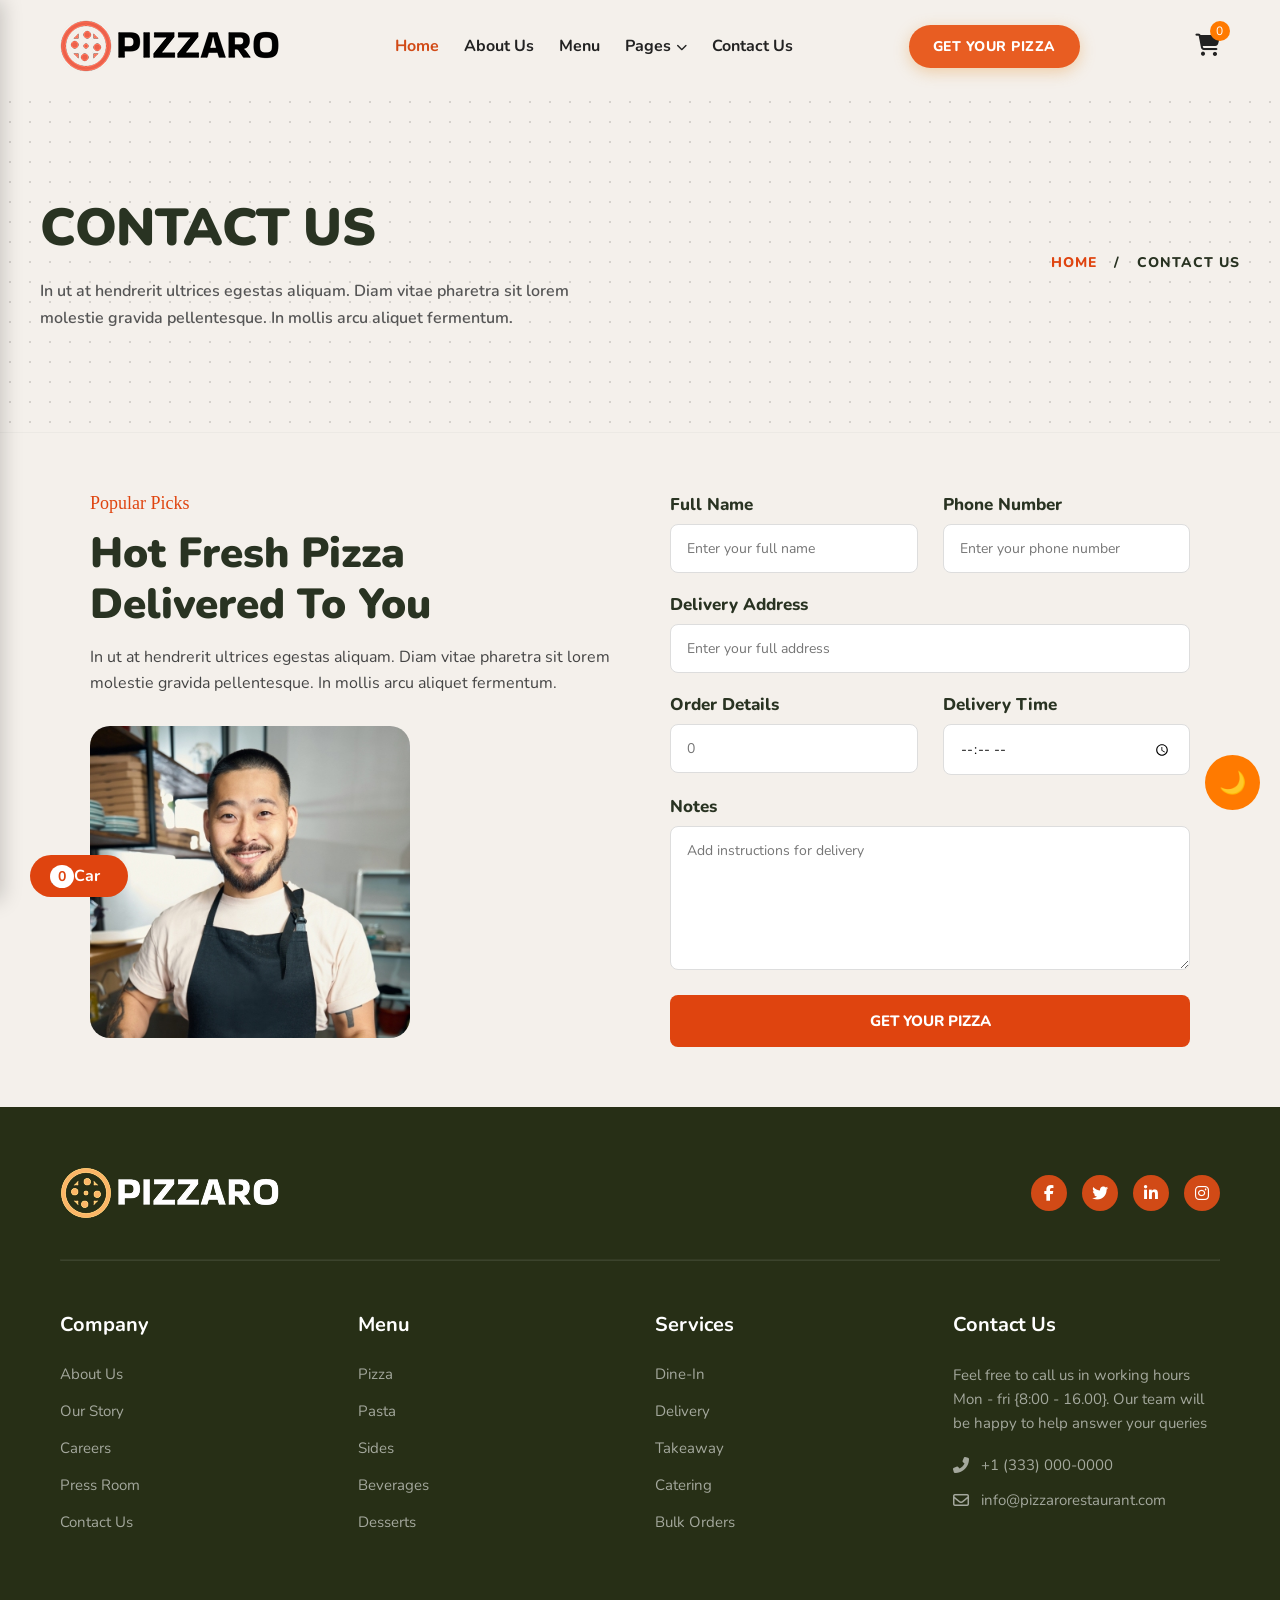
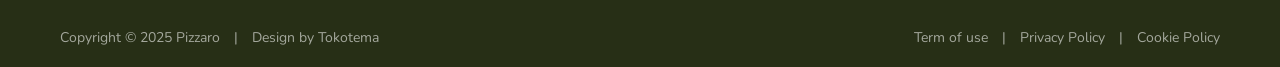
<file: contact us.html>
<!DOCTYPE html>
<html lang="en">
<head>
    <meta charset="UTF-8">
    <meta name="viewport" content="width=device-width, initial-scale=1.0">
    <title>Pizzaro </title>
    <!-- استدعاء خطوط FontAwesome للأيقونات -->
     <link href="https://fonts.googleapis.com/css2?family=Nunito:wght@400;600;700;800&display=swap" rel="stylesheet">
    <link rel="stylesheet" href="assets/CSS/all.min.css">
    <link rel="stylesheet" href="assets/CSS/style.css">
    <link rel="stylesheet" href="assets/CSS/Delivery.css">
    <link rel="stylesheet" href="assets/CSS/menu.css">
     <link rel="stylesheet" href="assets/CSS/contact us.css">
</head>
<body>
  <!-- Start Section navbar  -->
    <header class="header">
        <nav class="navbar">
            <!-- اللوجو -->
            <div class="logo">

                <img src="assets/imgs/Logo.png" alt="logo-header">

            </div>

            <!-- زر القائمة للموبايل -->
            <div class="menu-toggle" id="mobile-menu">
                <span class="bar"></span>
                <span class="bar"></span>
                <span class="bar"></span>
            </div>

            <!-- روابط التنقل -->
            <ul class="nav-links">
                <li><a href="index.html" class="active">Home</a></li>
                <li><a href="about.html">About Us</a></li>
                <li><a href="menu.html">Menu</a></li>
                <!-- قائمة منسدلة -->
                <li class="dropdown">
                    <a href="#">Pages <i class="fas fa-chevron-down"></i></a>
                    <ul class="dropdown-menu">
                        <li><a href="Delivery.html">Delivery</a></li>
                        <li><a href="Our chef.html">Our Chef</a></li>
                        <li><a href="gallery.html">Gallery</a></li>
                        <li><a href="event.html">Events</a></li>
                        <li><a href="helper-center.html">Help Center</a></li>
                        <li><a href="our-story.html">Our Story</a></li>
                    </ul>
                </li>
                <li><a href="contact us.html">Contact Us</a></li>
                <!-- الزر داخل القائمة في وضع الموبايل -->
                <li class="mobile-only"><a href="#" class="btn-pizza">GET YOUR PIZZA</a></li>
            </ul>

            <!-- الزر الأساسي (يختفي في الموبايل ليظهر داخل القائمة) -->
             <a href="login.html" class="btn-pizza desktop-only">GET YOUR PIZZA</a>

            <div class="cart-box">
    <i class="fa-solid fa-cart-shopping"></i>
    <span id="cart-count">0</span>
</div>
  <button id="darkMode">
    🌙
</button>
        </nav>
    </header>
<div id="popup">
    <button id="prev-img">&#10094;</button>

    <img id="popup-img">

    <button id="next-img">&#10095;</button>
</div>


     <section class="page-header hidden-section">
        <div class="container-header">
            
            <!-- القسم الأيسر: العنوان والنص -->
            <div class="header-content">
                <h1>Contact Us</h1>
                <p>In ut at hendrerit ultrices egestas aliquam. Diam vitae pharetra sit lorem molestie gravida pellentesque. In mollis arcu aliquet fermentum.</p>
            </div>

            <!-- القسم الأيمن: مسار التنقل (Breadcrumb) -->
            <div class="breadcrumb">
                <a href="index.html">HOME</a>
                <span class="separator">/</span>
                <span class="current">Contact Us</span>
            </div>

        </div>
    </section>
    <section class="contact-us-section hidden-section">
        <div class="container-delivery">
            
            <!-- القسم الأيسر: النصوص والصورة -->
            <div class="content-side">
                <span class="subtitle">Popular Picks</span>
                <h2>Hot Fresh Pizza<br>Delivered To You</h2>
                <p>In ut at hendrerit ultrices egestas aliquam. Diam vitae pharetra sit lorem molestie gravida pellentesque. In mollis arcu aliquet fermentum.</p>
                <!-- يمكنك استبدال الرابط أدناه بمسار صورة الشيف الحقيقية -->
                <img src="assets/imgs/contact-img/image-42.jpg" alt="Chef smiling" class="chef-img">
            </div>

            <!-- القسم الأيمن: نموذج الطلب -->
            <div class="form-side">
                <form class="pizza-form">
                    
                    <div class="form-group">
                        <label>Full Name</label>
                        <input type="text" placeholder="Enter your full name">
                    </div>
                    
                    <div class="form-group">
                        <label>Phone Number</label>
                        <input type="tel" placeholder="Enter your phone number">
                    </div>

                    <div class="form-group full-width">
                        <label>Delivery Address</label>
                        <input type="text" placeholder="Enter your full address">
                    </div>

                    <div class="form-group">
                        <label>Order Details</label>
                        <input type="text" placeholder="0">
                    </div>
                    
                    <div class="form-group">
                        <label>Delivery Time</label>
                        <input type="time" placeholder="--:-- --">
                    </div>

                    <div class="form-group full-width">
                        <label>Notes</label>
                        <textarea rows="6" placeholder="Add instructions for delivery"></textarea>
                    </div>

                    <button type="submit" class="submit-btn full-width">GET YOUR PIZZA</button>

                </form>
            </div>

        </div>
        </section>

        <!-- car section  -->

            <div class="container header-container car">
            
            <button id="cartBtn" class="cart-btn">
                🛒 Car<span id="cartCount" class="badge">0</span>
            </button>
                </div>

                <div id="cartSidebar" class="cart-sidebar">
        <div class="cart-header">
            <h2>Car</h2>
            <button id="closeCart" class="close-btn">✖</button>
        </div>
        
        <div id="cartItems" class="cart-items">
            <p class="empty-msg">Car is Empty</p>
        </div>

        <div class="cart-footer">
            <div class="total">
                <span>total:</span>
                <span id="cartTotal">LE 0</span>
            </div>
            <button id="checkoutBtn" class="checkout-btn" onclick="checkout()">Check Out</button>
        </div>
                </div>

                <!-- text-box Message -->
            <div id="toastBox" class="toast-box"></div>
            <!-- end section car  -->
      <!-- Start Section footer  -->
    <footer class="footer hidden-section">
        <div class="container">
            
            <!-- القسم العلوي (اللوجو وأيقونات التواصل) -->
            <div class="footer-top">
                <div class="footer-logo">
                  
                    <img src="assets/imgs/Logo-1.png" alt="logo-footer">
                   
                </div>
                <div class="social-icons">
                    <a href="#"><i class="fab fa-facebook-f"></i></a>
                    <a href="#"><i class="fab fa-twitter"></i></a>
                    <a href="#"><i class="fab fa-linkedin-in"></i></a>
                    <a href="#"><i class="fab fa-instagram"></i></a>
                </div>
            </div>
            <hr>
            <!-- القسم الأوسط (الروابط) -->
            <div class="footer-middle">
                <!-- العمود الأول -->
                <div class="footer-col">
                    <h2>Company</h2>
                    <ul>
                        <li><a href="#">About Us</a></li>
                        <li><a href="#">Our Story</a></li>
                        <li><a href="#">Careers</a></li>
                        <li><a href="#">Press Room</a></li>
                        <li><a href="#">Contact Us</a></li>
                    </ul>
                </div>
                <!-- العمود الثاني -->
                <div class="footer-col">
                    <h2>Menu</h2>
                    <ul>
                        <li><a href="#">Pizza</a></li>
                        <li><a href="#">Pasta</a></li>
                        <li><a href="#">Sides</a></li>
                        <li><a href="#">Beverages</a></li>
                        <li><a href="#">Desserts</a></li>
                    </ul>
                </div>
                <!-- العمود الثالث -->
                <div class="footer-col">
                    <h2>Services</h2>
                    <ul>
                        <li><a href="#">Dine-In</a></li>
                        <li><a href="#">Delivery</a></li>
                        <li><a href="#">Takeaway</a></li>
                        <li><a href="#">Catering</a></li>
                        <li><a href="#">Bulk Orders</a></li>
                    </ul>
                </div>
                <!-- العمود الرابع -->
                <div class="footer-col contact-col">
                    <h2>Contact Us</h2>
                    <p class="contact-desc">Feel free to call us in working hours Mon - fri {8:00 - 16.00}. Our team will be happy to help answer your queries</p>
                    <p class="contact-info"><i class="fas fa-phone-alt"></i> +1 (333) 000-0000</p>
                    <p class="contact-info"><i class="far fa-envelope"></i> info@pizzarorestaurant.com</p>
                </div>
            </div>

            <!-- القسم السفلي (حقوق النشر والروابط القانونية) -->
            <div class="footer-bottom">
                <div class="copyright">
                    Copyright &copy; 2025 Pizzaro <span class="divider">|</span> Design by Tokotema
                </div>
                <div class="legal-links">
                    <a href="#">Term of use</a> <span class="divider">|</span>
                    <a href="#">Privacy Policy</a> <span class="divider">|</span>
                    <a href="#">Cookie Policy</a>
                </div>
            </div>

        </div>
    </footer>
    <script src="assets/JS/main.js"></script>
    <script src="assets/JS/delivery.js"></script>
</body>
</html>
</file>
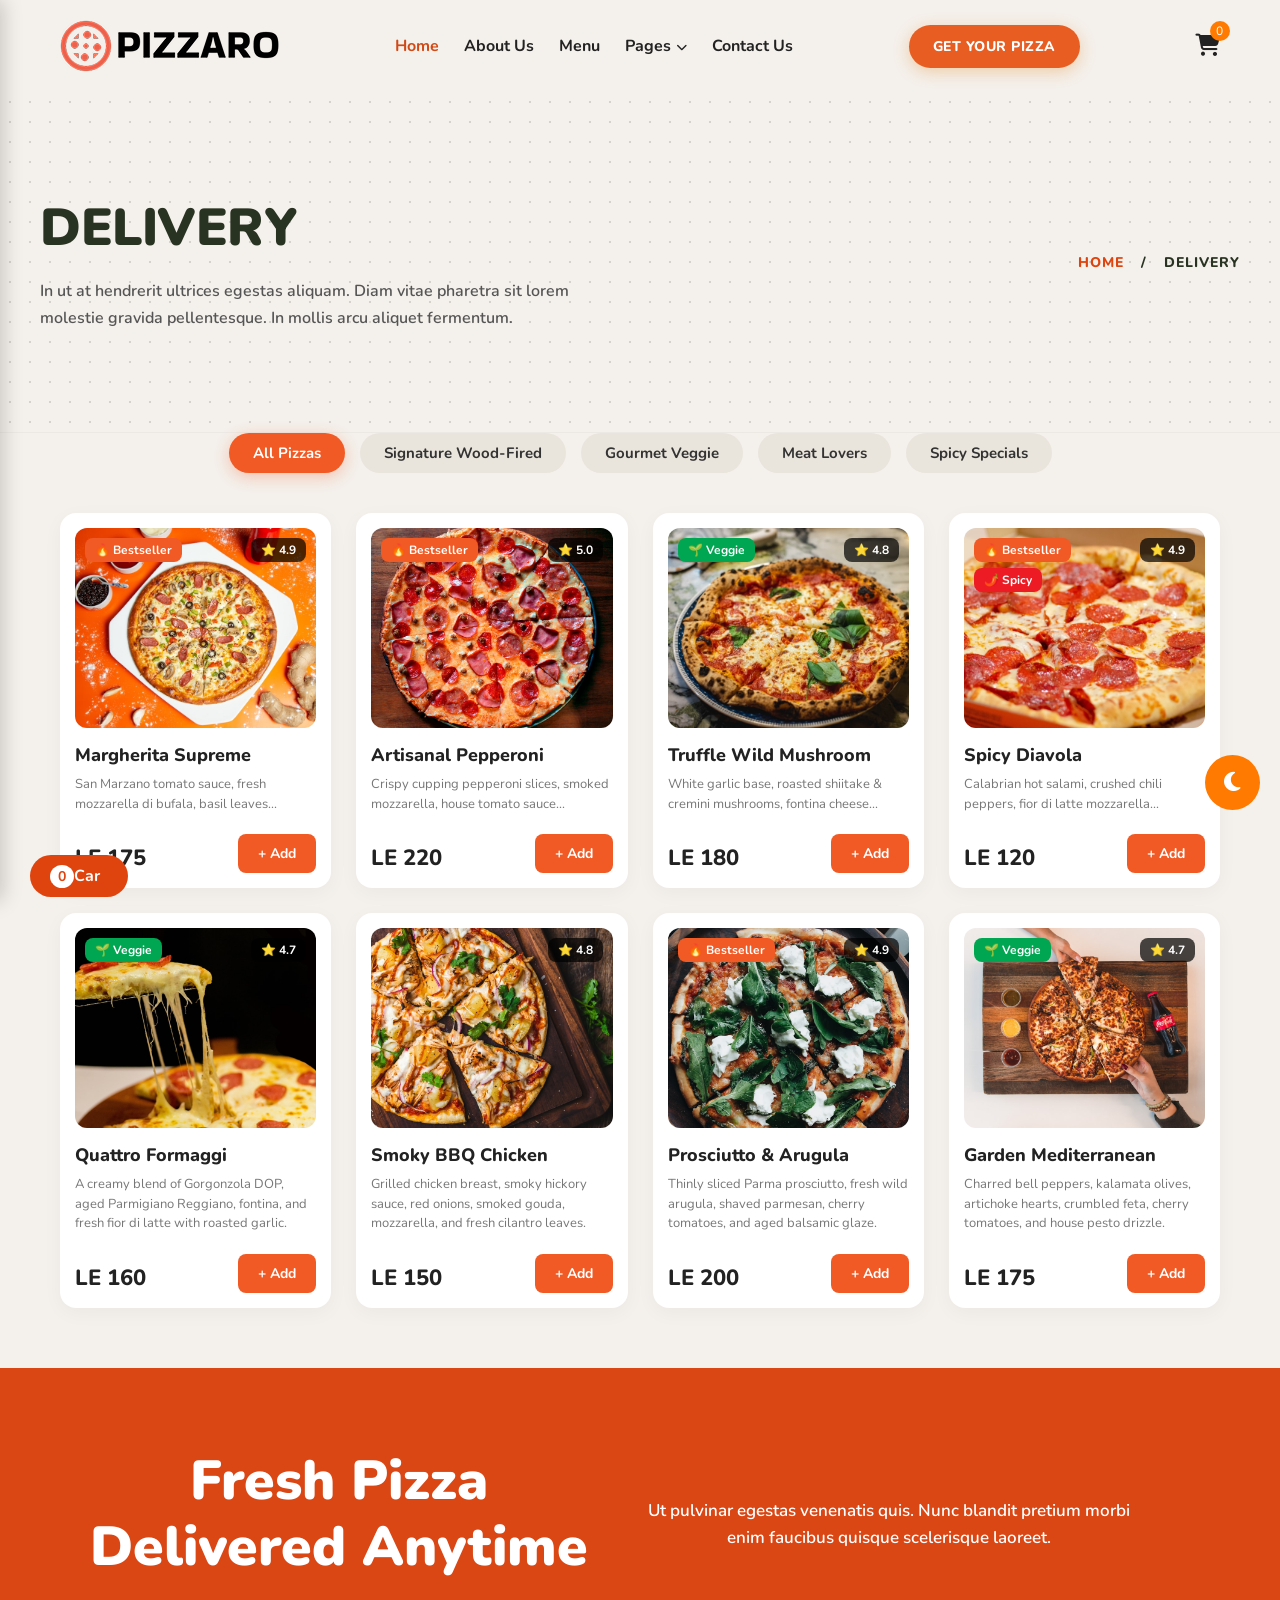
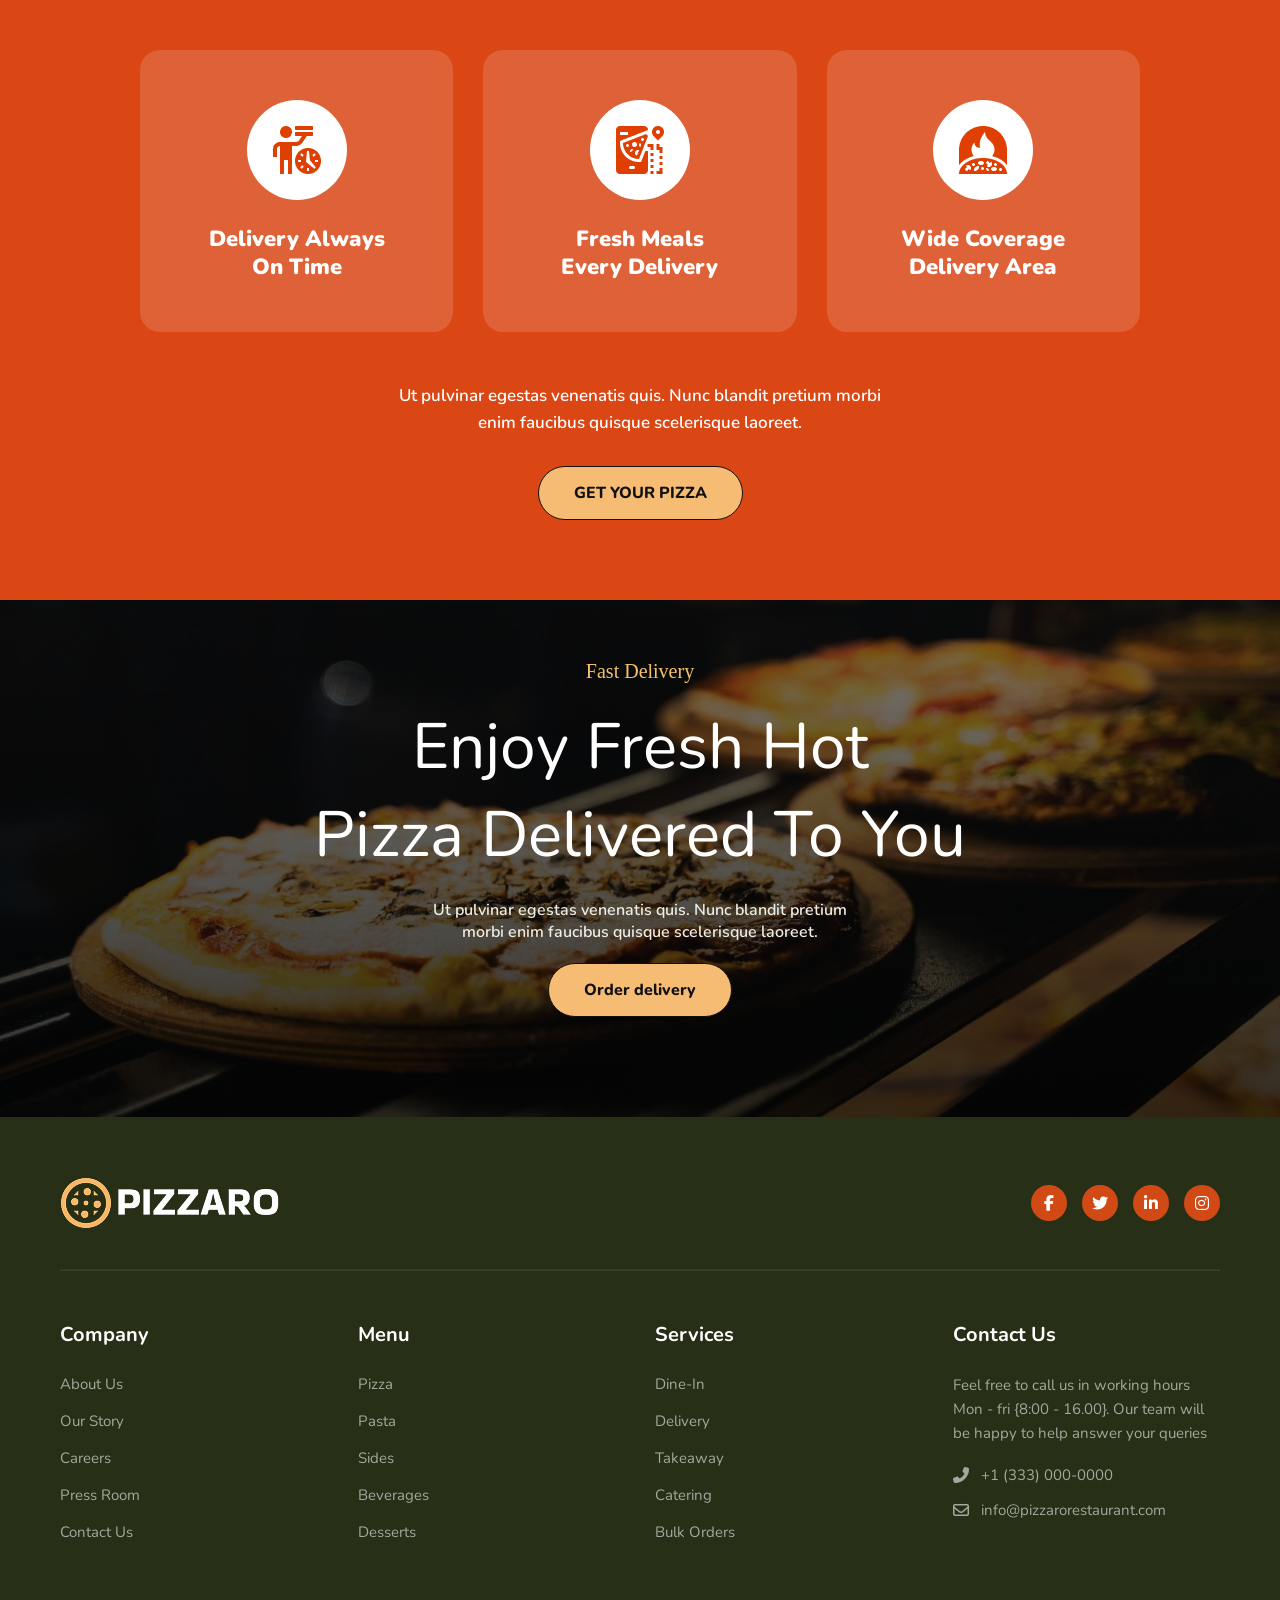
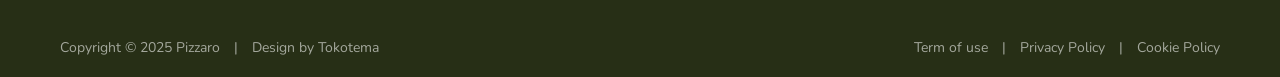
<file: Delivery.html>
<!DOCTYPE html>
<html lang="en">
<head>
    <meta charset="UTF-8">
    <meta name="viewport" content="width=device-width, initial-scale=1.0">
    <title>Delivery</title>
    <!-- استدعاء خطوط FontAwesome للأيقونات -->
     <link href="https://fonts.googleapis.com/css2?family=Nunito:wght@400;600;700;800&display=swap" rel="stylesheet">
    <link rel="stylesheet" href="assets/CSS/all.min.css">
    <link rel="stylesheet" href="assets/CSS/style.css">
    <link rel="stylesheet" href="assets/CSS/menu.css">
    <link rel="stylesheet" href="assets/CSS/Delivery.css">
</head>
<body>

      
   <!-- Start Section navbar  -->
    <header class="header">
        <nav class="navbar">
            <!-- اللوجو -->
            <div class="logo">

                <img src="assets/imgs/Logo.png" alt="logo-header">

            </div>

            <!-- زر القائمة للموبايل -->
            <div class="menu-toggle" id="mobile-menu">
                <span class="bar"></span>
                <span class="bar"></span>
                <span class="bar"></span>
            </div>

            <!-- روابط التنقل -->
            <ul class="nav-links">
                <li><a href="index.html" class="active">Home</a></li>
                <li><a href="about.html">About Us</a></li>
                <li><a href="menu.html">Menu</a></li>
                <!-- قائمة منسدلة -->
                <li class="dropdown">
                    <a href="#">Pages <i class="fas fa-chevron-down"></i></a>
                    <ul class="dropdown-menu">
                        <li><a href="Delivery.html">Delivery</a></li>
                        <li><a href="Our chef.html">Our Chef</a></li>
                        <li><a href="gallery.html">Gallery</a></li>
                        <li><a href="event.html">Events</a></li>
                        <li><a href="helper-center.html">Help Center</a></li>
                        <li><a href="our-story.html">Our Story</a></li>
                    </ul>
                </li>
                <li><a href="contact us.html">Contact Us</a></li>
                <!-- الزر داخل القائمة في وضع الموبايل -->
                <li class="mobile-only"><a href="#" class="btn-pizza">GET YOUR PIZZA</a></li>
            </ul>

            <!-- الزر الأساسي (يختفي في الموبايل ليظهر داخل القائمة) -->
            <a href="login.html" class="btn-pizza desktop-only">GET YOUR PIZZA</a>

            <div class="cart-box">
    <i class="fa-solid fa-cart-shopping"></i>
    <span id="cart-count">0</span>
</div>
<button id="darkMode" class="dark-btn">
    <i class="fa-solid fa-moon"></i>
</button>
        </nav>
    </header>
<div id="popup">
    <button id="prev-img">&#10094;</button>

    <img id="popup-img">

    <button id="next-img">&#10095;</button>
</div>
        <!-- قسم رأس الصفحة -->
    <section class="page-header hidden-section">
        <div class="container-header">
            
            <!-- القسم الأيسر: العنوان والنص -->
            <div class="header-content">
                <h1>Delivery</h1>
                <p>In ut at hendrerit ultrices egestas aliquam. Diam vitae pharetra sit lorem molestie gravida pellentesque. In mollis arcu aliquet fermentum.</p>
            </div>

            <!-- القسم الأيمن: مسار التنقل (Breadcrumb) -->
            <div class="breadcrumb">
                <a href="index.html">HOME</a>
                <span class="separator">/</span>
                <span class="current">DELIVERY</span>
            </div>

        </div>
    </section>
         <main>
            <!-- section filltering  -->
            <section id="menu-section" class="menu-section container hidden-section">
        
        <div class="filters-container">
            <button class="filter-btn active" data-filter="all">All Pizzas</button>
            <button class="filter-btn" data-filter="signature">Signature Wood-Fired</button>
            <button class="filter-btn" data-filter="veggie">Gourmet Veggie</button>
            <button class="filter-btn" data-filter="meat">Meat Lovers</button>
            <button class="filter-btn" data-filter="spicy">Spicy Specials</button>
        </div>

        <div class="pizza-grid">
            
            <div class="pizza-card" data-category="signature">
                <div class="card-image">
                    <span class="badge bestseller">🔥 Bestseller</span>
                    <span class="badge rating">⭐ 4.9</span>
                    <img src="assets/imgs/delivery/Margherita.jpeg" alt="Margherita">
                </div>
                <div class="card-content">
                    <h3>Margherita Supreme</h3>
                    <p>San Marzano tomato sauce, fresh mozzarella di bufala, basil leaves...</p>
                    <div class="card-footer">
                        <div class="price-box">
                            <span class="price">LE 175</span>
                        </div>
                        <button class="add-btn-delivery" onclick="addToCart('Margherita Supreme',175)">+ Add</button>
                    </div>
                </div>
            </div>

            <div class="pizza-card" data-category="meat">
                <div class="card-image">
                    <span class="badge bestseller">🔥 Bestseller</span>
                    <span class="badge rating">⭐ 5.0</span>
                    <img src="assets/imgs/delivery/Artisanal.jpeg" alt="Pepperoni">
                </div>
                <div class="card-content">
                    <h3>Artisanal Pepperoni</h3>
                    <p>Crispy cupping pepperoni slices, smoked mozzarella, house tomato sauce...</p>
                    <div class="card-footer">
                        <div class="price-box">
                            <span class="price">LE 220</span>
                        </div>
                        <button class="add-btn-delivery"  onclick="addToCart('Artisanal Pepperoni',220)">+ Add</button>
                    </div>
                </div>
            </div>

            <div class="pizza-card" data-category="veggie">
                <div class="card-image">
                    <span class="badge veggie">🌱 Veggie</span>
                    <span class="badge rating">⭐ 4.8</span>
                    <img src="assets/imgs/delivery/Truffle.jpeg" alt="Mushroom">
                </div>
                <div class="card-content">
                    <h3>Truffle Wild Mushroom</h3>
                    <p>White garlic base, roasted shiitake & cremini mushrooms, fontina cheese...</p>
                    <div class="card-footer">
                        <div class="price-box">
                            <span class="price">LE 180</span>
                        </div>
                        <button class="add-btn-delivery" onclick="addToCart('Truffle Wild Mushroom',180)">+ Add</button>
                    </div>
                </div>
            </div>

            <div class="pizza-card" data-category="spicy">
                <div class="card-image">
                    <span class="badge bestseller">🔥 Bestseller</span>
                    <span class="badge spicy">🌶️ Spicy</span>
                    <span class="badge rating">⭐ 4.9</span>
                    <img src="assets/imgs/delivery/Spicy.jpeg" alt="Spicy">
                </div>
                <div class="card-content">
                    <h3>Spicy Diavola</h3>
                    <p>Calabrian hot salami, crushed chili peppers, fior di latte mozzarella...</p>
                    <div class="card-footer">
                        <div class="price-box">
                            <span class="price">LE 120</span>
                        </div>
                        <button class="add-btn-delivery" onclick="addToCart('Spicy Diavola',120)">+ Add</button>
                    </div>
                </div>
            </div>
             <div class="pizza-card" data-category="signature">
                <div class="card-image">
                     <span class="badge veggie">🌱 Veggie</span>
                    <span class="badge rating">⭐ 4.7</span>
                    <img src="assets/imgs/delivery/Quattro.jpeg" alt="Spicy">
                </div>
                <div class="card-content">
                    <h3>Quattro Formaggi</h3>
                    <p>A creamy blend of Gorgonzola DOP, aged Parmigiano Reggiano, fontina, and fresh fior di latte with roasted garlic.</p>
                    <div class="card-footer">
                        <div class="price-box">
                            <span class="price">LE 160</span>
                        </div>
                        <button class="add-btn-delivery" onclick="addToCart('Quattro Formaggi',160)">+ Add</button>
                    </div>
                </div>
            </div>
             <div class="pizza-card" data-category="meat">
                <div class="card-image">
                    <span class="badge rating">⭐ 4.8</span>
                    <img src="assets/imgs/delivery/Smoky.jpeg" alt="Smoky">
                </div>
                <div class="card-content">
                    <h3>Smoky BBQ Chicken</h3>
                    <p>Grilled chicken breast, smoky hickory sauce, red onions, smoked gouda, mozzarella, and fresh cilantro leaves.</p>
                    <div class="card-footer">
                        <div class="price-box">
                            <span class="price">LE 150</span>
                        </div>
                        <button class="add-btn-delivery" onclick="addToCart('Smoky BBQ Chicken',150)">+ Add</button>
                    </div>
                </div>
            </div>
             <div class="pizza-card" data-category="signature">
                <div class="card-image">
                    <span class="badge bestseller">🔥 Bestseller</span>
                    <span class="badge rating">⭐ 4.9</span>
                    <img src="assets/imgs/delivery/Prosciutto.jpeg" alt="signature">
                </div>
                <div class="card-content">
                    <h3>Prosciutto & Arugula</h3>
                    <p>Thinly sliced Parma prosciutto, fresh wild arugula, shaved parmesan, cherry tomatoes, and aged balsamic glaze.</p>
                    <div class="card-footer">
                        <div class="price-box">
                            <span class="price">LE 200</span>
                        </div>
                        <button class="add-btn-delivery" onclick="addToCart('Prosciutto & Arugula',200)">+ Add</button>
                    </div>
                </div>
            </div>
             <div class="pizza-card" data-category="veggie">
                <div class="card-image">
                     <span class="badge veggie">🌱 Veggie</span>
                    <span class="badge rating">⭐ 4.7</span>
                    <img src="assets/imgs/delivery/Garden.jpeg" alt="Gourmet">
                </div>
                <div class="card-content">
                    <h3>Garden Mediterranean</h3>
                    <p>Charred bell peppers, kalamata olives, artichoke hearts, crumbled feta, cherry tomatoes, and house pesto drizzle.</p>
                    <div class="card-footer">
                        <div class="price-box">
                            <span class="price">LE 175</span>
                        </div>
                        <button class="add-btn-delivery" onclick="addToCart('Garden Mediterranean',175)">+ Add</button>
                    </div>
                </div>
            </div>
            
        </div>

          <!-- صندوق الإشعارات الجميل -->
            <div id="toastBox" class="toast-box"></div>

            </section>
            <!-- end section filltering  -->

          
             <!-- //
             //  -->
            <!-- section services  -->
            <section class="services-section hidden-section">
        <div class="container-services">
            
            <div class="section-header">
                
                <h2>Fresh Pizza<br>Delivered Anytime</h2>
                <p>Ut pulvinar egestas venenatis quis. Nunc blandit pretium morbi<br>enim faucibus quisque scelerisque laoreet.</p>
            </div>

            <div class="features-grid">
                
                <div class="feature-card">
                    <div class="icon-circle">
                        <img src="assets/imgs/pizza-express-delivery-pizza-boxes-delivery-time-1.png" alt="on time">
                    </div>
                    <h3>Delivery Always<br>On Time</h3>
                </div>

                <div class="feature-card">
                    <div class="icon-circle">
                        <img src="assets/imgs/delivery/pizza-express-delivery-shipping-route-smartphone-1.png" alt="fresh meals">
                    </div>
                    <h3>Fresh Meals<br>Every Delivery</h3>
                </div>

                <div class="feature-card">
                    <div class="icon-circle">
                        <img src="assets/imgs/delivery/pizza-pizza-oven-pizza-baking-1.png" alt="Delivery Area">
                    </div>
                    <h3>Wide Coverage<br>Delivery Area</h3>
                </div>

            </div>

            <div class="section-footer">
                <p>Ut pulvinar egestas venenatis quis. Nunc blandit pretium morbi<br>enim faucibus quisque scelerisque laoreet.</p>
                <a href="#menu-section" class="btn-primary">GET YOUR PIZZA</a>
            </div>

        </div>
            </section>
         </main>
         <!-- car section  -->

            <div class="container header-container car">
            
            <button id="cartBtn" class="cart-btn">
                🛒 Car<span id="cartCount" class="badge">0</span>
            </button>
                </div>

                <div id="cartSidebar" class="cart-sidebar">
        <div class="cart-header">
            <h2>Car</h2>
            <button id="closeCart" class="close-btn">✖</button>
        </div>
        
        <div id="cartItems" class="cart-items">
            <p class="empty-msg">Car is Empty</p>
        </div>

        <div class="cart-footer">
            <div class="total">
                <span>total:</span>
                <span id="cartTotal">LE 0</span>
            </div>
            <button id="checkoutBtn" class="checkout-btn" onclick="checkout()">Check Out</button>
        </div>
                </div>
            <!-- end section car  -->
             <!-- //
        End Section footer  -->
         <!-- //
         //
         // -->
         <!-- Start section Enjoy -->
         <div class="enjoy hidden-section">
            <div class="container">
                <div>
                    <span class="subtitle-services">
                        Fast Delivery
                    </span>
                    <h3>Enjoy Fresh Hot <br> Pizza Delivered To You</h3>
                    <p>Ut pulvinar egestas venenatis quis. Nunc blandit pretium<br> morbi enim faucibus quisque scelerisque laoreet.</p>
                     <a href="#menu-section" class="btn-primary btn-enjoy">Order delivery</a>
                </div>
            </div>
            
         </div>
         <!-- end section Enjoy -->
         <!-- //
         //
         // -->
       <!-- Start section footer  -->
    <footer class="footer hidden-section">
        <div class="container">
            
            <!-- القسم العلوي (اللوجو وأيقونات التواصل) -->
            <div class="footer-top">
                <div class="footer-logo">
                  
                    <img src="assets/imgs/Logo-1.png" alt="logo-footer">
                   
                </div>
                <div class="social-icons">
                    <a href="#"><i class="fab fa-facebook-f"></i></a>
                    <a href="#"><i class="fab fa-twitter"></i></a>
                    <a href="#"><i class="fab fa-linkedin-in"></i></a>
                    <a href="#"><i class="fab fa-instagram"></i></a>
                </div>
            </div>
            <hr>
            <!-- القسم الأوسط (الروابط) -->
            <div class="footer-middle">
                <!-- العمود الأول -->
                <div class="footer-col">
                    <h2>Company</h2>
                    <ul>
                        <li><a href="#">About Us</a></li>
                        <li><a href="#">Our Story</a></li>
                        <li><a href="#">Careers</a></li>
                        <li><a href="#">Press Room</a></li>
                        <li><a href="#">Contact Us</a></li>
                    </ul>
                </div>
                <!-- العمود الثاني -->
                <div class="footer-col">
                    <h2>Menu</h2>
                    <ul>
                        <li><a href="#">Pizza</a></li>
                        <li><a href="#">Pasta</a></li>
                        <li><a href="#">Sides</a></li>
                        <li><a href="#">Beverages</a></li>
                        <li><a href="#">Desserts</a></li>
                    </ul>
                </div>
                <!-- العمود الثالث -->
                <div class="footer-col">
                    <h2>Services</h2>
                    <ul>
                        <li><a href="#">Dine-In</a></li>
                        <li><a href="#">Delivery</a></li>
                        <li><a href="#">Takeaway</a></li>
                        <li><a href="#">Catering</a></li>
                        <li><a href="#">Bulk Orders</a></li>
                    </ul>
                </div>
                <!-- العمود الرابع -->
                <div class="footer-col contact-col">
                    <h2>Contact Us</h2>
                    <p class="contact-desc">Feel free to call us in working hours Mon - fri {8:00 - 16.00}. Our team will be happy to help answer your queries</p>
                    <p class="contact-info"><i class="fas fa-phone-alt"></i> +1 (333) 000-0000</p>
                    <p class="contact-info"><i class="far fa-envelope"></i> info@pizzarorestaurant.com</p>
                </div>
            </div>

            <!-- القسم السفلي (حقوق النشر والروابط القانونية) -->
            <div class="footer-bottom">
                <div class="copyright">
                    Copyright &copy; 2025 Pizzaro <span class="divider">|</span> Design by Tokotema
                </div>
                <div class="legal-links">
                    <a href="#">Term of use</a> <span class="divider">|</span>
                    <a href="#">Privacy Policy</a> <span class="divider">|</span>
                    <a href="#">Cookie Policy</a>
                </div>
            </div>

        </div>
    </footer>
    <script src="assets/JS/delivery.js"></script>
    <script src="assets/JS/main.js"></script>
</body>
</html>
</file>
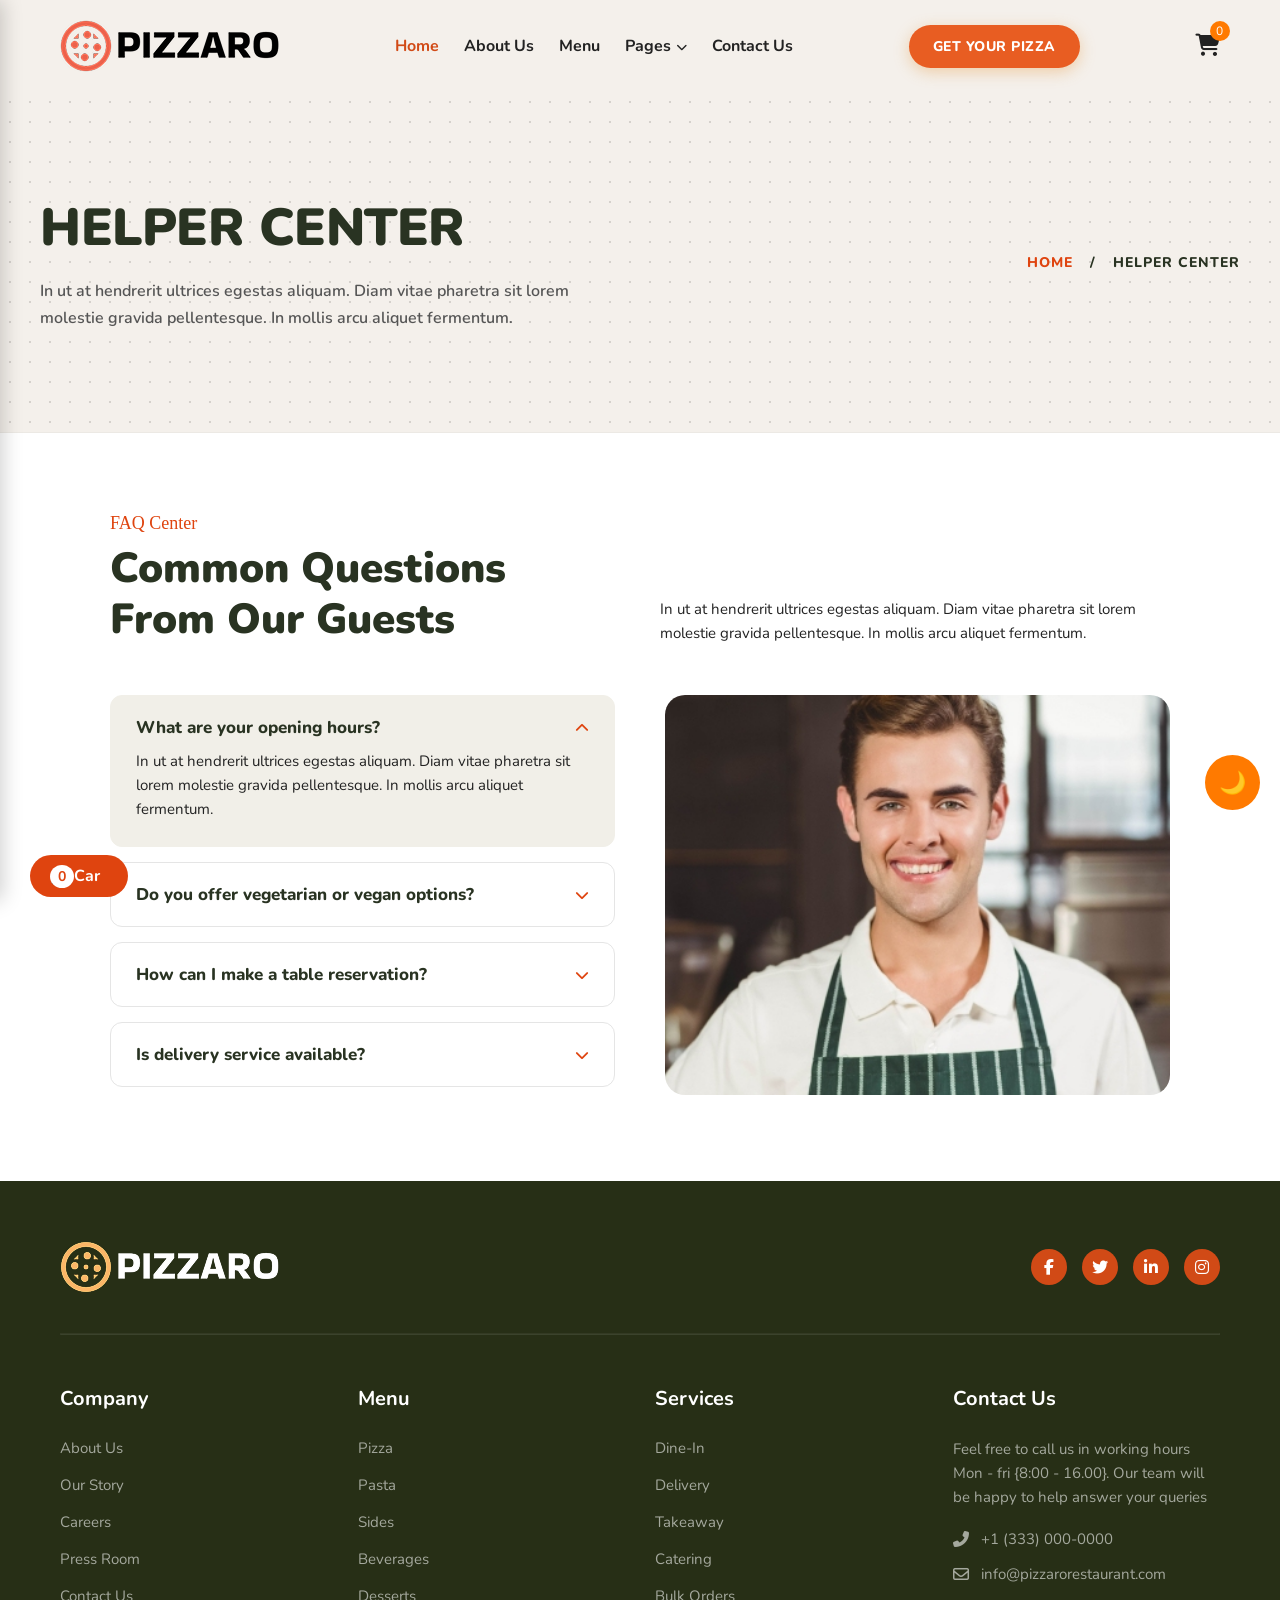
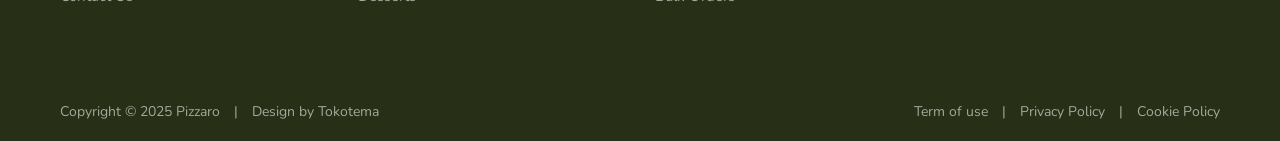
<file: helper-center.html>
<!DOCTYPE html>
<html lang="en">
<head>
    <meta charset="UTF-8">
    <meta name="viewport" content="width=device-width, initial-scale=1.0">
    <title>Help Center</title>
    <!-- استدعاء خطوط FontAwesome للأيقونات -->
     <link href="https://fonts.googleapis.com/css2?family=Nunito:wght@400;600;700;800&display=swap" rel="stylesheet">
    <link rel="stylesheet" href="assets/CSS/all.min.css">
    <link rel="stylesheet" href="assets/CSS/style.css">
    <link rel="stylesheet" href="assets/CSS/Delivery.css">
    <link rel="stylesheet" href="assets/CSS/helper-center.css">
     <link rel="stylesheet" href="assets/CSS/menu.css">
   
</head>
<body>

      
    <!-- Start Section navbar  -->
     <header class="header">
        <nav class="navbar">
            <!-- اللوجو -->
            <div class="logo">

                <img src="assets/imgs/Logo.png" alt="logo-header">

            </div>

            <!-- زر القائمة للموبايل -->
            <div class="menu-toggle" id="mobile-menu">
                <span class="bar"></span>
                <span class="bar"></span>
                <span class="bar"></span>
            </div>

            <!-- روابط التنقل -->
            <ul class="nav-links">
                <li><a href="index.html" class="active">Home</a></li>
                <li><a href="about.html">About Us</a></li>
                <li><a href="menu.html">Menu</a></li>
                <!-- قائمة منسدلة -->
                <li class="dropdown">
                    <a href="#">Pages <i class="fas fa-chevron-down"></i></a>
                    <ul class="dropdown-menu">
                        <li><a href="Delivery.html">Delivery</a></li>
                        <li><a href="Our chef.html">Our Chef</a></li>
                        <li><a href="gallery.html">Gallery</a></li>
                        <li><a href="event.html">Events</a></li>
                        <li><a href="helper-center.html">Help Center</a></li>
                        <li><a href="our-story.html">Our Story</a></li>
                    </ul>
                </li>
                <li><a href="contact us.html">Contact Us</a></li>
                <!-- الزر داخل القائمة في وضع الموبايل -->
                <li class="mobile-only"><a href="#" class="btn-pizza">GET YOUR PIZZA</a></li>
            </ul>

            <!-- الزر الأساسي (يختفي في الموبايل ليظهر داخل القائمة) -->
             <a href="login.html" class="btn-pizza desktop-only">GET YOUR PIZZA</a>

            <div class="cart-box">
    <i class="fa-solid fa-cart-shopping"></i>
    <span id="cart-count">0</span>
</div>
  <button id="darkMode">
    🌙
</button>
        </nav>
    </header>
<div id="popup">
    <button id="prev-img">&#10094;</button>

    <img id="popup-img">

    <button id="next-img">&#10095;</button>
</div>
        <!-- قسم رأس الصفحة -->
    <section class="page-header hidden-section">
        <div class="container-header">
            
            <!-- القسم الأيسر: العنوان والنص -->
            <div class="header-content">
                <h1>helper center</h1>
                <p>In ut at hendrerit ultrices egestas aliquam. Diam vitae pharetra sit lorem molestie gravida pellentesque. In mollis arcu aliquet fermentum.</p>
            </div>

            <!-- القسم الأيمن: مسار التنقل (Breadcrumb) -->
            <div class="breadcrumb">
                <a href="index.html">HOME</a>
                <span class="separator">/</span>
                <span class="current">helper Center</span>
            </div>

        </div>
    </section>
    <main>
        <section class="faq-section hidden-section">
        <div class="container-helper">
            
            <div class="faq-header">
                <div class="faq-title-area">
                    <span class="subtitle">FAQ Center</span>
                    <h2>Common Questions<br>From Our Guests</h2>
                </div>
                <div class="faq-desc-area">
                    <p>In ut at hendrerit ultrices egestas aliquam. Diam vitae pharetra sit lorem molestie gravida pellentesque. In mollis arcu aliquet fermentum.</p>
                </div>
            </div>

            <div class="faq-content">
                
                <div class="accordion-area">
                    
                    <div class="accordion-item active">
                        <button class="accordion-header">
                            What are your opening hours?
                            <i class="fas fa-chevron-down icon"></i>
                        </button>
                        <div class="accordion-body">
                            <p>In ut at hendrerit ultrices egestas aliquam. Diam vitae pharetra sit lorem molestie gravida pellentesque. In mollis arcu aliquet fermentum.</p>
                        </div>
                    </div>

                    <div class="accordion-item">
                        <button class="accordion-header">
                            Do you offer vegetarian or vegan options?
                            <i class="fas fa-chevron-down icon"></i>
                        </button>
                        <div class="accordion-body">
                            <p>In ut at hendrerit ultrices egestas aliquam. Diam vitae pharetra sit lorem molestie gravida pellentesque. In mollis arcu aliquet fermentum.</p>
                        </div>
                    </div>

                    <div class="accordion-item">
                        <button class="accordion-header">
                            How can I make a table reservation?
                            <i class="fas fa-chevron-down icon"></i>
                        </button>
                        <div class="accordion-body">
                            <p>In ut at hendrerit ultrices egestas aliquam. Diam vitae pharetra sit lorem molestie gravida pellentesque. In mollis arcu aliquet fermentum.</p>
                        </div>
                    </div>

                    <div class="accordion-item">
                        <button class="accordion-header">
                            Is delivery service available?
                            <i class="fas fa-chevron-down icon"></i>
                        </button>
                        <div class="accordion-body">
                            <p>In ut at hendrerit ultrices egestas aliquam. Diam vitae pharetra sit lorem molestie gravida pellentesque. In mollis arcu aliquet fermentum.</p>
                        </div>
                    </div>

                </div>

                <div class="image-area">
                    <img src="assets/imgs/contact-img/image-43.jpg" alt="Smiling Team Member">
                </div>

            </div>

        </div>
        </section>
         <!-- car section  -->

            <div class="container header-container car">
            
            <button id="cartBtn" class="cart-btn">
                🛒 Car<span id="cartCount" class="badge">0</span>
            </button>
                </div>

                <div id="cartSidebar" class="cart-sidebar">
        <div class="cart-header">
            <h2>Car</h2>
            <button id="closeCart" class="close-btn">✖</button>
        </div>
        
        <div id="cartItems" class="cart-items">
            <p class="empty-msg">Car is Empty</p>
        </div>

        <div class="cart-footer">
            <div class="total">
                <span>total:</span>
                <span id="cartTotal">LE 0</span>
            </div>
            <button id="checkoutBtn" class="checkout-btn" onclick="checkout()">Check Out</button>
        </div>
                </div>

                <!-- text-box Message -->
            <div id="toastBox" class="toast-box"></div>
            <!-- end section car  -->
     </main>
        
           
     
        <footer class="footer hidden-section">
        <div class="container">
            
            <!-- القسم العلوي (اللوجو وأيقونات التواصل) -->
            <div class="footer-top">
                <div class="footer-logo">
                  
                    <img src="assets/imgs/Logo-1.png" alt="logo-footer">
                   
                </div>
                <div class="social-icons">
                    <a href="#"><i class="fab fa-facebook-f"></i></a>
                    <a href="#"><i class="fab fa-twitter"></i></a>
                    <a href="#"><i class="fab fa-linkedin-in"></i></a>
                    <a href="#"><i class="fab fa-instagram"></i></a>
                </div>
            </div>
            <hr>
            <!-- القسم الأوسط (الروابط) -->
            <div class="footer-middle">
                <!-- العمود الأول -->
                <div class="footer-col">
                    <h2>Company</h2>
                    <ul>
                        <li><a href="#">About Us</a></li>
                        <li><a href="#">Our Story</a></li>
                        <li><a href="#">Careers</a></li>
                        <li><a href="#">Press Room</a></li>
                        <li><a href="#">Contact Us</a></li>
                    </ul>
                </div>
                <!-- العمود الثاني -->
                <div class="footer-col">
                    <h2>Menu</h2>
                    <ul>
                        <li><a href="#">Pizza</a></li>
                        <li><a href="#">Pasta</a></li>
                        <li><a href="#">Sides</a></li>
                        <li><a href="#">Beverages</a></li>
                        <li><a href="#">Desserts</a></li>
                    </ul>
                </div>
                <!-- العمود الثالث -->
                <div class="footer-col">
                    <h2>Services</h2>
                    <ul>
                        <li><a href="#">Dine-In</a></li>
                        <li><a href="#">Delivery</a></li>
                        <li><a href="#">Takeaway</a></li>
                        <li><a href="#">Catering</a></li>
                        <li><a href="#">Bulk Orders</a></li>
                    </ul>
                </div>
                <!-- العمود الرابع -->
                <div class="footer-col contact-col">
                    <h2>Contact Us</h2>
                    <p class="contact-desc">Feel free to call us in working hours Mon - fri {8:00 - 16.00}. Our team will be happy to help answer your queries</p>
                    <p class="contact-info"><i class="fas fa-phone-alt"></i> +1 (333) 000-0000</p>
                    <p class="contact-info"><i class="far fa-envelope"></i> info@pizzarorestaurant.com</p>
                </div>
            </div>

            <!-- القسم السفلي (حقوق النشر والروابط القانونية) -->
            <div class="footer-bottom">
                <div class="copyright">
                    Copyright &copy; 2025 Pizzaro <span class="divider">|</span> Design by Tokotema
                </div>
                <div class="legal-links">
                    <a href="#">Term of use</a> <span class="divider">|</span>
                    <a href="#">Privacy Policy</a> <span class="divider">|</span>
                    <a href="#">Cookie Policy</a>
                </div>
            </div>

        </div>
    </footer>
    <script src="assets/JS/delivery.js"></script>
    <script src="assets/JS/helper-center.js"></script>
    <script src="assets/JS/main.js"></script>
</body>
</html>
</file>
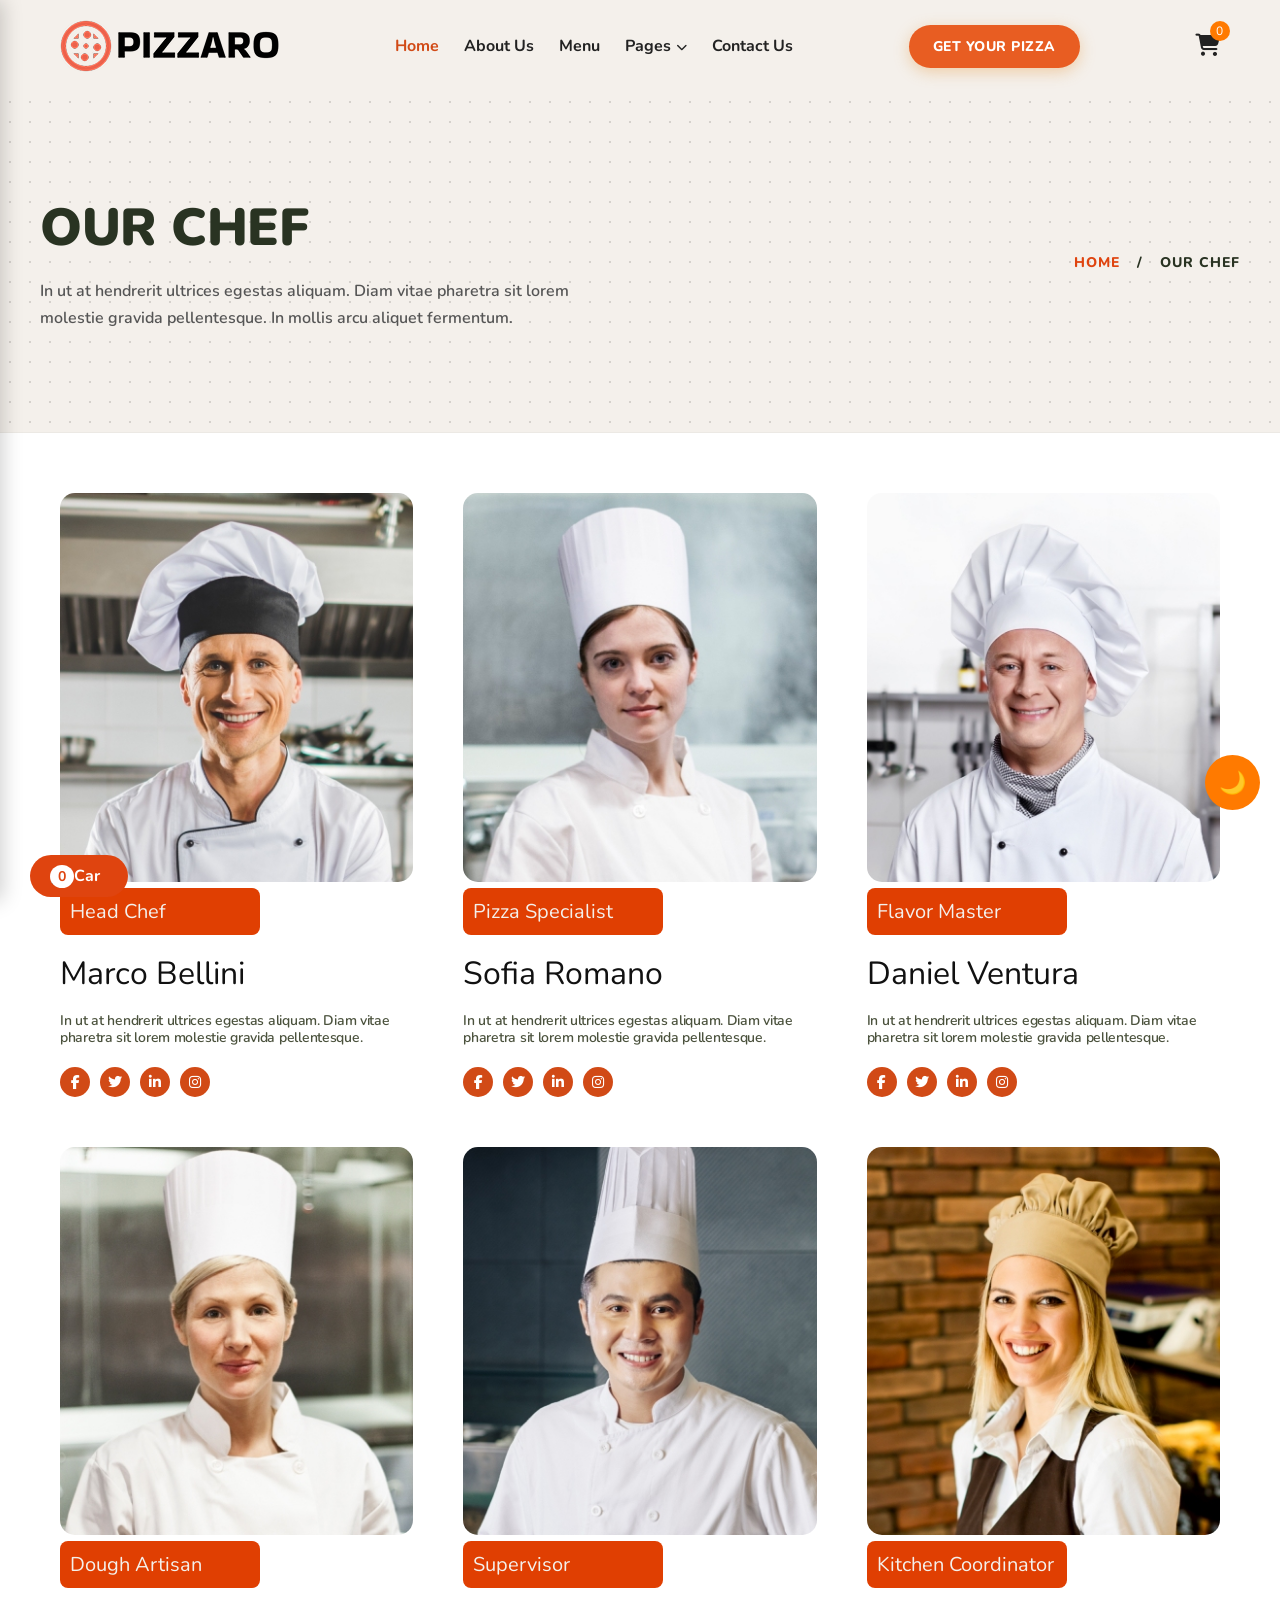
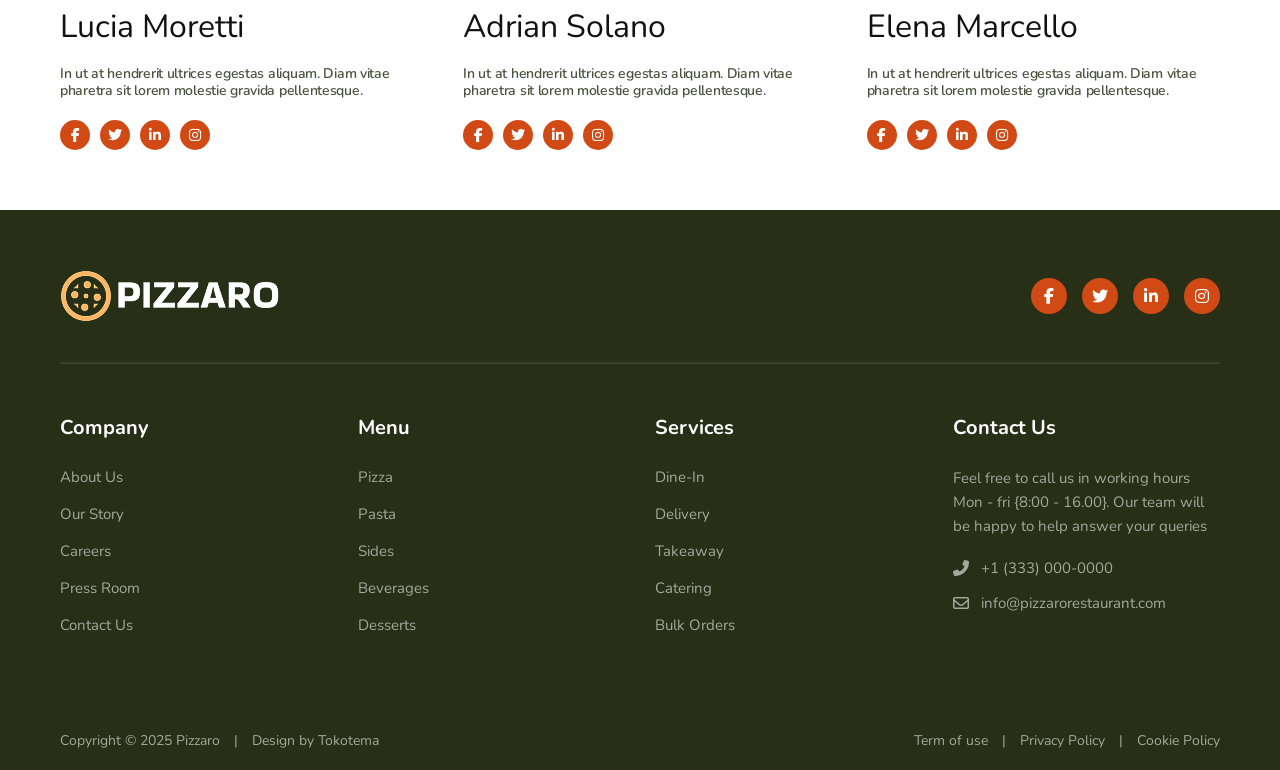
<file: Our chef.html>
<!DOCTYPE html>
<html lang="en">
<head>
    <meta charset="UTF-8">
    <meta name="viewport" content="width=device-width, initial-scale=1.0">
    <title>Our Chef</title>
    <!-- استدعاء خطوط FontAwesome للأيقونات -->
     <link href="https://fonts.googleapis.com/css2?family=Nunito:wght@400;600;700;800&display=swap" rel="stylesheet">
    <link rel="stylesheet" href="assets/CSS/all.min.css">
    <link rel="stylesheet" href="assets/CSS/style.css">
    <link rel="stylesheet" href="assets/CSS/Delivery.css">
    <link rel="stylesheet" href="assets/CSS/menu.css">
    <link rel="stylesheet " href="assets/CSS/our-Chef.css"></link>
</head>
<body>

      
    <!-- Start Section navbar  -->
    <header class="header">
        <nav class="navbar">
            <!-- اللوجو -->
            <div class="logo">

                <img src="assets/imgs/Logo.png" alt="logo-header">

            </div>

            <!-- زر القائمة للموبايل -->
            <div class="menu-toggle" id="mobile-menu">
                <span class="bar"></span>
                <span class="bar"></span>
                <span class="bar"></span>
            </div>

            <!-- روابط التنقل -->
            <ul class="nav-links">
                <li><a href="index.html" class="active">Home</a></li>
                <li><a href="about.html">About Us</a></li>
                <li><a href="menu.html">Menu</a></li>
                <!-- قائمة منسدلة -->
                <li class="dropdown">
                    <a href="#">Pages <i class="fas fa-chevron-down"></i></a>
                    <ul class="dropdown-menu">
                        <li><a href="Delivery.html">Delivery</a></li>
                        <li><a href="Our chef.html">Our Chef</a></li>
                        <li><a href="gallery.html">Gallery</a></li>
                        <li><a href="event.html">Events</a></li>
                        <li><a href="helper-center.html">Help Center</a></li>
                        <li><a href="our-story.html">Our Story</a></li>
                    </ul>
                </li>
                <li><a href="contact us.html">Contact Us</a></li>
                <!-- الزر داخل القائمة في وضع الموبايل -->
                <li class="mobile-only"><a href="#" class="btn-pizza">GET YOUR PIZZA</a></li>
            </ul>

            <!-- الزر الأساسي (يختفي في الموبايل ليظهر داخل القائمة) -->
             <a href="login.html" class="btn-pizza desktop-only">GET YOUR PIZZA</a>

            <div class="cart-box">
    <i class="fa-solid fa-cart-shopping"></i>
    <span id="cart-count">0</span>
</div>
<button id="darkMode">
    🌙
</button>
        </nav>
    </header>
<div id="popup">
    <button id="prev-img">&#10094;</button>

    <img id="popup-img">

    <button id="next-img">&#10095;</button>
</div>
        <!-- قسم رأس الصفحة -->
    <section class="page-header hidden-section">
        <div class="container-header">
            
            <!-- القسم الأيسر: العنوان والنص -->
            <div class="header-content">
                <h1>OUR CHEF</h1>
                <p>In ut at hendrerit ultrices egestas aliquam. Diam vitae pharetra sit lorem molestie gravida pellentesque. In mollis arcu aliquet fermentum.</p>
            </div>

            <!-- القسم الأيمن: مسار التنقل (Breadcrumb) -->
            <div class="breadcrumb">
                <a href="index.html">HOME</a>
                <span class="separator">/</span>
                <span class="current">Our Chef</span>
            </div>

        </div>
    </section>

        <!-- car section  -->

            <div class="container header-container car">
            
            <button id="cartBtn" class="cart-btn">
                🛒 Car<span id="cartCount" class="badge">0</span>
            </button>
                </div>

                <div id="cartSidebar" class="cart-sidebar">
        <div class="cart-header">
            <h2>Car</h2>
            <button id="closeCart" class="close-btn">✖</button>
        </div>
        
        <div id="cartItems" class="cart-items">
            <p class="empty-msg">Car is Empty</p>
        </div>

        <div class="cart-footer">
            <div class="total">
                <span>total:</span>
                <span id="cartTotal">LE 0</span>
            </div>
            <button id="checkoutBtn" class="checkout-btn" onclick="checkout()">Check Out</button>
        </div>
                </div>

                <!-- text-box Message -->
            <div id="toastBox" class="toast-box"></div>
            <!-- end section car  -->

    <main>
        <section class="our-chef section hidden-section">
           <div class="container">
             <div class="card-chef">
                
                <!-- item-1  -->
                <div>
                    <img src="assets/imgs/chef/image-48.jpg" alt="Head Chef">
                    <div class="span-chef span-1">
                       
                    </div>
                    <div class="caption-our-chef">
                         <h4>Head Chef</h4>
                    <h3>
                    Marco Bellini
                    </h3>
                         <p>In ut at hendrerit ultrices egestas aliquam. Diam vitae pharetra sit lorem molestie gravida pellentesque.</p>
                         
                    </div>
                    <div class=" icon-our-chef">
                     <a href="#"><i class="fab fa-facebook-f"></i></a>
                    <a href="#"><i class="fab fa-twitter"></i></a>
                    <a href="#"><i class="fab fa-linkedin-in"></i></a>
                    <a href="#"><i class="fab fa-instagram"></i></a>
                    </div>
                </div>

                <!-- item-2  -->
                  <div>
                    <img src="assets/imgs/chef/image-50.jpg" alt="Head Chef">
                   
                    <div class="caption-our-chef">
                         <div class="span-chef span-2">
                        
                    </div>
                     <h4>Pizza Specialist</h4>
                    <h3>
                   Sofia Romano
                    </h3>
                   
                         <p>
                            In ut at hendrerit ultrices egestas aliquam. Diam vitae pharetra sit lorem molestie gravida pellentesque.
                        </p>
                         
                    </div>
                    <div class="icon-our-chef ">
                     <a href="#"><i class="fab fa-facebook-f"></i></a>
                    <a href="#"><i class="fab fa-twitter"></i></a>
                    <a href="#"><i class="fab fa-linkedin-in"></i></a>
                    <a href="#"><i class="fab fa-instagram"></i></a>
                    </div>
                </div>
                  <!-- item-3  -->
                  <div>
                    <img src="assets/imgs/chef/image-53.jpg" alt="Head Chef">
                    <div class="span-chef span-3">
                       
                    </div>
                    <div class="caption-our-chef">
                         <h4>Flavor Master</h4>
                    <h3>
                    Daniel Ventura
                    </h3>
                         <p>In ut at hendrerit ultrices egestas aliquam. Diam vitae pharetra sit lorem molestie gravida pellentesque.</p>
                         
                    </div>
                    <div class="icon-our-chef ">
                     <a href="#"><i class="fab fa-facebook-f"></i></a>
                    <a href="#"><i class="fab fa-twitter"></i></a>
                    <a href="#"><i class="fab fa-linkedin-in"></i></a>
                    <a href="#"><i class="fab fa-instagram"></i></a>
                    </div>
                </div>
                  <!-- item-4  -->
                 <div>
                    <img src="assets/imgs/chef/image-49.jpg" alt="Head Chef">
                    <div class="span-chef span-4">
                       
                    </div>
                    <div class="caption-our-chef">
                         <h4>Dough Artisan</h4>
                    <h3>
                   Lucia Moretti
                    </h3>
                         <p>
                           In ut at hendrerit ultrices egestas aliquam. Diam vitae pharetra sit lorem molestie gravida pellentesque.

                         </p>
                         
                    </div>
                    <div class=" icon-our-chef">
                     <a href="#"><i class="fab fa-facebook-f"></i></a>
                    <a href="#"><i class="fab fa-twitter"></i></a>
                    <a href="#"><i class="fab fa-linkedin-in"></i></a>
                    <a href="#"><i class="fab fa-instagram"></i></a>
                    </div>
                </div>
                  <!-- item-5  -->
                  <div>
                    <img src="assets/imgs/chef/image-51.jpg" alt="Head Chef">
                    <div class="span-chef span-5">
                       
                    </div>
                    <div class="caption-our-chef">
                         <h4>Supervisor</h4>
                    <h3>
                   Adrian Solano
                    </h3>
                         <p>In ut at hendrerit ultrices egestas aliquam. Diam vitae pharetra sit lorem molestie gravida pellentesque.</p>
                         
                    </div>
                    <div class="icon-our-chef ">
                     <a href="#"><i class="fab fa-facebook-f"></i></a>
                    <a href="#"><i class="fab fa-twitter"></i></a>
                    <a href="#"><i class="fab fa-linkedin-in"></i></a>
                    <a href="#"><i class="fab fa-instagram"></i></a>
                    </div>
                </div>
                  <!-- item-6  -->
                  <div>
                    <img src="assets/imgs/chef/image-54.jpg" alt="Head Chef">
                    <div class="span-chef span-6">
                        
                    </div>
                    <div class="caption-our-chef">
                        <h4>Kitchen Coordinator</h4>
                    <h3>
                   Elena Marcello
                    </h3>
                         <p>In ut at hendrerit ultrices egestas aliquam. Diam vitae pharetra sit lorem molestie gravida pellentesque.</p>
                         
                    </div>
                    <div class="icon-our-chef ">
                     <a href="#"><i class="fab fa-facebook-f"></i></a>
                    <a href="#"><i class="fab fa-twitter"></i></a>
                    <a href="#"><i class="fab fa-linkedin-in"></i></a>
                    <a href="#"><i class="fab fa-instagram"></i></a>
                    </div>
                </div>
                 
            </div>
            
           </div>
        </section>
    </main>




        <footer class="footer hidden-section">
        <div class="container">
            
            <!-- القسم العلوي (اللوجو وأيقونات التواصل) -->
            <div class="footer-top">
                <div class="footer-logo">
                  
                    <img src="assets/imgs/Logo-1.png" alt="logo-footer">
                   
                </div>
                <div class="social-icons">
                    <a href="#"><i class="fab fa-facebook-f"></i></a>
                    <a href="#"><i class="fab fa-twitter"></i></a>
                    <a href="#"><i class="fab fa-linkedin-in"></i></a>
                    <a href="#"><i class="fab fa-instagram"></i></a>
                </div>
            </div>
            <hr>
            <!-- القسم الأوسط (الروابط) -->
            <div class="footer-middle">
                <!-- العمود الأول -->
                <div class="footer-col">
                    <h2>Company</h2>
                    <ul>
                        <li><a href="#">About Us</a></li>
                        <li><a href="#">Our Story</a></li>
                        <li><a href="#">Careers</a></li>
                        <li><a href="#">Press Room</a></li>
                        <li><a href="#">Contact Us</a></li>
                    </ul>
                </div>
                <!-- العمود الثاني -->
                <div class="footer-col">
                    <h2>Menu</h2>
                    <ul>
                        <li><a href="#">Pizza</a></li>
                        <li><a href="#">Pasta</a></li>
                        <li><a href="#">Sides</a></li>
                        <li><a href="#">Beverages</a></li>
                        <li><a href="#">Desserts</a></li>
                    </ul>
                </div>
                <!-- العمود الثالث -->
                <div class="footer-col">
                    <h2>Services</h2>
                    <ul>
                        <li><a href="#">Dine-In</a></li>
                        <li><a href="#">Delivery</a></li>
                        <li><a href="#">Takeaway</a></li>
                        <li><a href="#">Catering</a></li>
                        <li><a href="#">Bulk Orders</a></li>
                    </ul>
                </div>
                <!-- العمود الرابع -->
                <div class="footer-col contact-col">
                    <h2>Contact Us</h2>
                    <p class="contact-desc">Feel free to call us in working hours Mon - fri {8:00 - 16.00}. Our team will be happy to help answer your queries</p>
                    <p class="contact-info"><i class="fas fa-phone-alt"></i> +1 (333) 000-0000</p>
                    <p class="contact-info"><i class="far fa-envelope"></i> info@pizzarorestaurant.com</p>
                </div>
            </div>

            <!-- القسم السفلي (حقوق النشر والروابط القانونية) -->
            <div class="footer-bottom">
                <div class="copyright">
                    Copyright &copy; 2025 Pizzaro <span class="divider">|</span> Design by Tokotema
                </div>
                <div class="legal-links">
                    <a href="#">Term of use</a> <span class="divider">|</span>
                    <a href="#">Privacy Policy</a> <span class="divider">|</span>
                    <a href="#">Cookie Policy</a>
                </div>
            </div>

        </div>
    </footer>
    <script src="assets/JS/delivery.js"></script>
    <script src="assets/JS/main.js"></script>
</body>
</html>
</file>
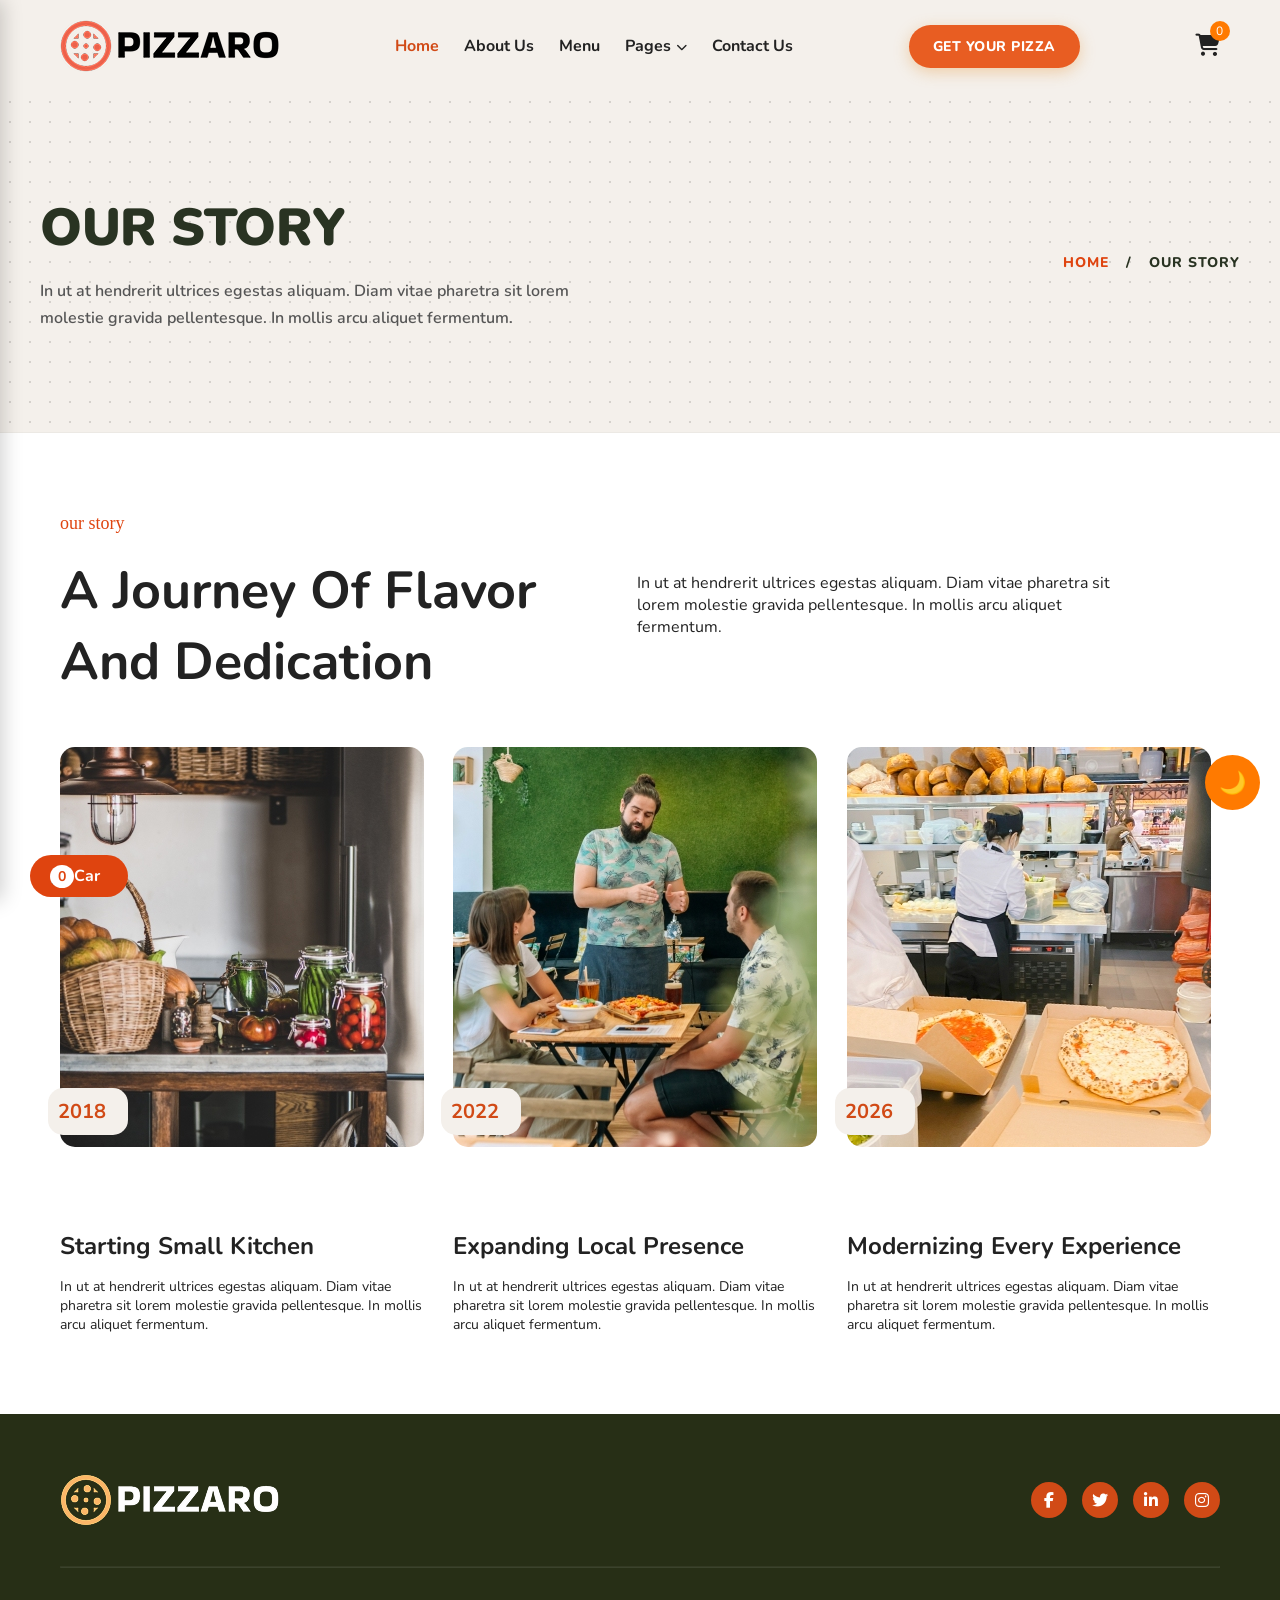
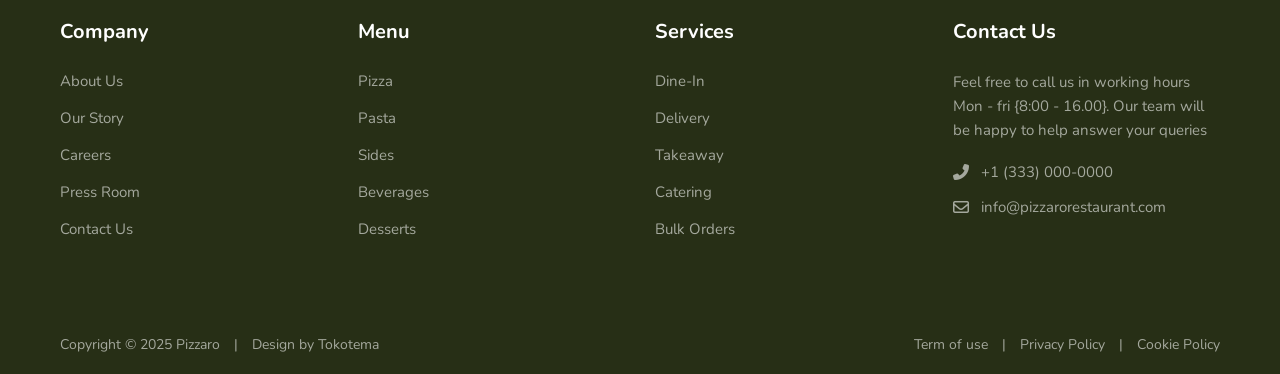
<file: our-story.html>
<!DOCTYPE html>
<html lang="en">
<head>
    <meta charset="UTF-8">
    <meta name="viewport" content="width=device-width, initial-scale=1.0">
    <title>Our Story</title>
    <!-- استدعاء خطوط FontAwesome للأيقونات -->
     <link href="https://fonts.googleapis.com/css2?family=Nunito:wght@400;600;700;800&display=swap" rel="stylesheet">
    <link rel="stylesheet" href="assets/CSS/all.min.css">
    <link rel="stylesheet" href="assets/CSS/style.css">
    <link rel="stylesheet" href="assets/CSS/Delivery.css">
    <link rel="stylesheet" href="assets/CSS/our-story.css">
     <link rel="stylesheet" href="assets/CSS/menu.css">
</head>
<body>

      
    <!-- Start Section navbar  -->
    <header class="header">
        <nav class="navbar">
            <!-- اللوجو -->
            <div class="logo">

                <img src="assets/imgs/Logo.png" alt="logo-header">

            </div>

            <!-- زر القائمة للموبايل -->
            <div class="menu-toggle" id="mobile-menu">
                <span class="bar"></span>
                <span class="bar"></span>
                <span class="bar"></span>
            </div>

            <!-- روابط التنقل -->
            <ul class="nav-links">
                <li><a href="index.html" class="active">Home</a></li>
                <li><a href="about.html">About Us</a></li>
                <li><a href="menu.html">Menu</a></li>
                <!-- قائمة منسدلة -->
                <li class="dropdown">
                    <a href="#">Pages <i class="fas fa-chevron-down"></i></a>
                    <ul class="dropdown-menu">
                        <li><a href="Delivery.html">Delivery</a></li>
                        <li><a href="Our chef.html">Our Chef</a></li>
                        <li><a href="gallery.html">Gallery</a></li>
                        <li><a href="event.html">Events</a></li>
                        <li><a href="helper-center.html">Help Center</a></li>
                        <li><a href="our-story.html">Our Story</a></li>
                    </ul>
                </li>
                <li><a href="contact us.html">Contact Us</a></li>
                <!-- الزر داخل القائمة في وضع الموبايل -->
                <li class="mobile-only"><a href="#" class="btn-pizza">GET YOUR PIZZA</a></li>
            </ul>

            <!-- الزر الأساسي (يختفي في الموبايل ليظهر داخل القائمة) -->
            <a href="login.html" class="btn-pizza desktop-only">GET YOUR PIZZA</a>

            <div class="cart-box">
    <i class="fa-solid fa-cart-shopping"></i>
    <span id="cart-count">0</span>
</div>
  <button id="darkMode">
    🌙
</button>
        </nav>
    </header>
<div id="popup">
    <button id="prev-img">&#10094;</button>

    <img id="popup-img">

    <button id="next-img">&#10095;</button>
</div>
        <!-- قسم رأس الصفحة -->
    <section class="page-header hidden-section">
        <div class="container-header">
            
            <!-- القسم الأيسر: العنوان والنص -->
            <div class="header-content">
                <h1>Our Story</h1>
                <p>In ut at hendrerit ultrices egestas aliquam. Diam vitae pharetra sit lorem molestie gravida pellentesque. In mollis arcu aliquet fermentum.</p>
            </div>

            <!-- القسم الأيمن: مسار التنقل (Breadcrumb) -->
            <div class="breadcrumb">
                <a href="index.html">HOME</a>
                <span class="separator">/</span>
                <span class="current">Our Story</span>
            </div>

        </div>
    </section>


    <main>
      <div class="story hidden-section ">
         <div class="container .container-story">
         <section class="caption-our-story section-story">
            <div>
                <span class="subtitle">our story</span>
                <h2>A Journey Of Flavor And Dedication</h2>
            </div>
            <div>
                <p class="p-story">In ut at hendrerit ultrices egestas aliquam. Diam vitae pharetra sit lorem molestie gravida pellentesque. In mollis arcu aliquet fermentum.</p>
            </div>
        </section>
        <section class="story-card">
            <div class="story-grid">
                <div>
                    <img src="assets/imgs/about-img/image-30.jpg" alt=" Starting Small Kitchen">
                    <h4>2018</h4>
                     <h3>
                    Starting Small Kitchen
                </h3>
                <p>In ut at hendrerit ultrices egestas aliquam. Diam vitae pharetra sit lorem molestie gravida pellentesque. In mollis arcu aliquet fermentum.</p>
                </div>
                <div>
                    <img src="assets/imgs/about-img/image-31.jpg" alt=" Starting Small Kitchen">
                    <h4>2022</h4>
                     <h3>
                    Expanding Local Presence
                </h3>
                <p>In ut at hendrerit ultrices egestas aliquam. Diam vitae pharetra sit lorem molestie gravida pellentesque. In mollis arcu aliquet fermentum.</p>
                </div>
                <div>
                    <img src="assets/imgs/about-img/image-32.jpg" alt=" Starting Small Kitchen">
                    <h4>2026</h4>
                     <h3>
                    Modernizing Every Experience
                </h3>
                <p>In ut at hendrerit ultrices egestas aliquam. Diam vitae pharetra sit lorem molestie gravida pellentesque. In mollis arcu aliquet fermentum.</p>
                </div>
                
               
            </div>
        </section>
       </div>
      </div>

      <!-- car section  -->

            <div class="container header-container car">
            
            <button id="cartBtn" class="cart-btn">
                🛒 Car<span id="cartCount" class="badge">0</span>
            </button>
                </div>

                <div id="cartSidebar" class="cart-sidebar">
        <div class="cart-header">
            <h2>Car</h2>
            <button id="closeCart" class="close-btn">✖</button>
        </div>
        
        <div id="cartItems" class="cart-items">
            <p class="empty-msg">Car is Empty</p>
        </div>

        <div class="cart-footer">
            <div class="total">
                <span>total:</span>
                <span id="cartTotal">LE 0</span>
            </div>
            <button id="checkoutBtn" class="checkout-btn" onclick="checkout()">Check Out</button>
        </div>
                </div>

                <!-- text-box Message -->
            <div id="toastBox" class="toast-box"></div>
            <!-- end section car  -->
    </main>



        <!-- Start section footer  -->
    <footer class="footer hidden-section">
        <div class="container">
            
            <!-- القسم العلوي (اللوجو وأيقونات التواصل) -->
            <div class="footer-top">
                <div class="footer-logo">
                  
                    <img src="assets/imgs/Logo-1.png" alt="logo-footer">
                   
                </div>
                <div class="social-icons">
                    <a href="#"><i class="fab fa-facebook-f"></i></a>
                    <a href="#"><i class="fab fa-twitter"></i></a>
                    <a href="#"><i class="fab fa-linkedin-in"></i></a>
                    <a href="#"><i class="fab fa-instagram"></i></a>
                </div>
            </div>
            <hr>
            <!-- القسم الأوسط (الروابط) -->
            <div class="footer-middle">
                <!-- العمود الأول -->
                <div class="footer-col">
                    <h2>Company</h2>
                    <ul>
                        <li><a href="#">About Us</a></li>
                        <li><a href="#">Our Story</a></li>
                        <li><a href="#">Careers</a></li>
                        <li><a href="#">Press Room</a></li>
                        <li><a href="#">Contact Us</a></li>
                    </ul>
                </div>
                <!-- العمود الثاني -->
                <div class="footer-col">
                    <h2>Menu</h2>
                    <ul>
                        <li><a href="#">Pizza</a></li>
                        <li><a href="#">Pasta</a></li>
                        <li><a href="#">Sides</a></li>
                        <li><a href="#">Beverages</a></li>
                        <li><a href="#">Desserts</a></li>
                    </ul>
                </div>
                <!-- العمود الثالث -->
                <div class="footer-col">
                    <h2>Services</h2>
                    <ul>
                        <li><a href="#">Dine-In</a></li>
                        <li><a href="#">Delivery</a></li>
                        <li><a href="#">Takeaway</a></li>
                        <li><a href="#">Catering</a></li>
                        <li><a href="#">Bulk Orders</a></li>
                    </ul>
                </div>
                <!-- العمود الرابع -->
                <div class="footer-col contact-col">
                    <h2>Contact Us</h2>
                    <p class="contact-desc">Feel free to call us in working hours Mon - fri {8:00 - 16.00}. Our team will be happy to help answer your queries</p>
                    <p class="contact-info"><i class="fas fa-phone-alt"></i> +1 (333) 000-0000</p>
                    <p class="contact-info"><i class="far fa-envelope"></i> info@pizzarorestaurant.com</p>
                </div>
            </div>

            <!-- القسم السفلي (حقوق النشر والروابط القانونية) -->
            <div class="footer-bottom">
                <div class="copyright">
                    Copyright &copy; 2025 Pizzaro <span class="divider">|</span> Design by Tokotema
                </div>
                <div class="legal-links">
                    <a href="#">Term of use</a> <span class="divider">|</span>
                    <a href="#">Privacy Policy</a> <span class="divider">|</span>
                    <a href="#">Cookie Policy</a>
                </div>
            </div>

        </div>
    </footer>
    <script src="assets/JS/delivery.js"></script>
    <script src="assets/JS/main.js"></script>
</body>
</html>
</file>
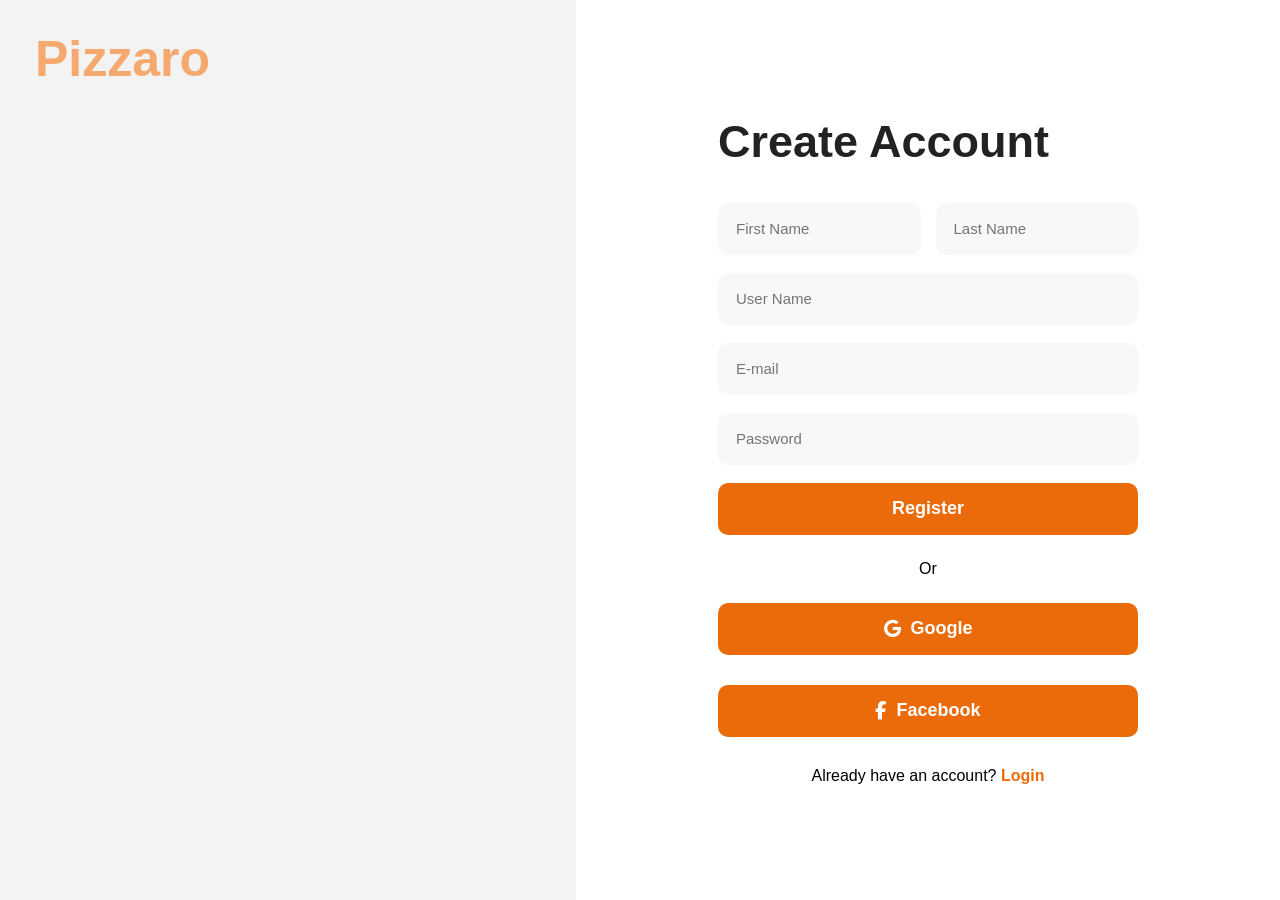
<file: Regestration.html>
<!DOCTYPE html>
<html lang="en">

<head>
    <meta charset="UTF-8">
    <meta name="viewport" content="width=device-width, initial-scale=1.0">
    <title>Regestration</title>
    <link rel="stylesheet" href="assets/CSS/redestration.css">
</head>

<body>
    <div class="container">

        <div class="left">
            <h2>Pizzaro</h2>
        </div>

        <div class="right">

            <div class="form-box">

                <h1>Create Account</h1>

                <form>

                    <div class="name-row">
                        <input type="text" id="fname" placeholder="First Name" required>

                        <input type="text" id="lname" placeholder="Last Name" required>
                    </div>

                    <input type="text" id="username" placeholder="User Name" required>

                    <input type="email" id="email" placeholder="E-mail" required>

                    <input type="password" id="password" placeholder="Password" required>
                    <button type="button" onclick="register()">Register</button>

                </form>

                <p class="or">Or</p>

               <div class="social">

    <button class="google">
        <i class="fa-brands fa-google"></i>
        Google
    </button>

    <button class="facebook" style="margin-top: 30px;">
        <i class="fa-brands fa-facebook-f"></i>
        Facebook
    </button>

</div>
  
                <p class="login">
                    Already have an account?
                    <a href="login.html">Login</a>
                </p>

            </div>

        </div>

    </div>
  

<link rel="stylesheet"
href="https://cdnjs.cloudflare.com/ajax/libs/font-awesome/6.7.2/css/all.min.css">
<script src="assets/JS/redestration.js"></script>
</body>

</html>
</file>
<file: assets/CSS/style.css>
* {
    margin: 0;
    padding: 0;
    box-sizing: border-box;
    font-family: 'Segoe UI', Tahoma, Geneva, Verdana, sans-serif;
    font-family: 'Nunito', sans-serif;
}

body {
     background-color: #f4f0eb;   
}

:root {
    /* =========================================
       1. Colors 
       ========================================= */
    
    /*(Primary Colors) */
    --pz-primary: #e85d22;           
    --pz-primary-hover: #d14a16;     
    --pz-secondary: #ffb700;         
    
    /*(Background Colors) */
    --pz-bg-body: #f4f0eb;           
    --pz-bg-footer: #272F16;        
    --pz-bg-white: #ffffff;          
    
    /*(Text Colors) */
    --pz-text-heading: #111111;      
    --pz-text-body: #555555;         
    --pz-text-footer: #a4a89d;       
    --pz-text-white: #ffffff;        
    
   
    --pz-border-light: rgba(0, 0, 0, 0.08);   
    --pz-border-dark: rgba(255, 255, 255, 0.1);

    /* =========================================
       2. Typography 
       ========================================= */
    --pz-font-primary: 'Nunito', sans-serif;
    --pz-font-accent: 'Pacifico', cursive; 

    /* (Font Weights) */
    --fw-regular: 400;
    --fw-semibold: 600;
    --fw-bold: 700;
    --fw-extrabold: 800;
    --fw-black: 900;

    /* =========================================
       3. Transitions & Shadows 
       ========================================= */
    
    /*  (Transitions) */
    --transition-fast: all 0.2s ease-in-out;
    --transition-normal: all 0.3s ease-in-out;
    --transition-slow: all 0.5s ease-in-out;

    
    --easing-bounce: cubic-bezier(0.68, -0.55, 0.265, 1.55);
    
    /* (Box Shadows) */
    --shadow-sm: 0 5px 15px rgba(0, 0, 0, 0.05);
    --shadow-md: 0 10px 30px rgba(0, 0, 0, 0.08);
    --shadow-hover: 0 15px 30px rgba(232, 93, 34, 0.2); 
}



.container {
    max-width: 1200px;
    margin: 0 auto;
    padding: 0 20px;

}
hr
{
    opacity: 0.1;
}
/* //
// */
/* section navbar  */
/* حاوية الهيدر والنافبار */
.header {
    background-color: #f4f0eb;
    width: 100%;
    position: relative;
    z-index: 999;
}

.navbar {
    display: flex;
    justify-content: space-between;
    align-items: center;
    max-width: 1200px;
    margin: 0 auto;
    padding: 20px;
}


.logo {
    display: flex;
    align-items: center;
    gap: 10px;
}

.logo h2 {
    font-size: 26px;
    font-weight: 800;
    color: #111;
    letter-spacing: 0.5px;
}


.nav-links {
    display: flex;
    list-style: none;
    align-items: center;
    gap: 25px;
}

.nav-links li a {
    text-decoration: none;
    color: #222;
    font-weight: 700;
    font-size: 16px;
    transition: color 0.3s ease;
    display: flex;
    align-items: center;
    gap: 5px;
}

.nav-links li a:hover,
.nav-links li a.active {
    color: #e85d22; 
}


.nav-links li a i {
    font-size: 11px;
    margin-top: 2px;
}


.dropdown {
    position: relative;
}

.dropdown-menu {
    position: absolute;
    top: 100%;
    left: 0;
    background-color: #f4f0eb;
    min-width: 150px;
    list-style: none;
    border-radius: 5px;
    box-shadow: 0 10px 20px rgba(0,0,0,0.05);
    padding: 10px 0;
    
    opacity: 0;
    visibility: hidden;
    transform: translateY(10px);
    transition: all 0.3s ease;
}


.dropdown:hover .dropdown-menu {
    opacity: 1;
    visibility: visible;
    transform: translateY(0);
}

.dropdown-menu li {
    margin: 0;
}

.dropdown-menu li a {
    padding: 10px 20px;
    font-size: 15px;
    font-weight: 600;
}

.dropdown-menu li a:hover {
    color: #e85d22;
    background-color: rgba(232, 93, 34, 0.05);
}

/* تنسيق زر GET YOUR PIZZA */
.btn-pizza {
    background-color: #e85d22;
    color: #fff !important;
    padding: 12px 24px;
    border-radius: 25px;
    text-decoration: none;
    font-weight: 800 !important;
    font-size: 14px;
    transition: background-color 0.3s ease, transform 0.2s;
}

.btn-pizza:hover {
    background-color: #cf4f1b;
    transform: scale(1.05);
}

.mobile-only {
    display: none;
}


.menu-toggle {
    display: none;
    flex-direction: column;
    cursor: pointer;
    gap: 5px;
}

.menu-toggle .bar {
    width: 25px;
    height: 3px;
    background-color: #111;
    transition: 0.3s;
}




/* section footer  */


.footer {
    background-color: var(--pz-bg-footer);
    color: var(--pz-text-footer);                   
    padding: 60px 0 20px;
}




.footer-top {
    display: flex;
    justify-content: space-between;
    align-items: center;
    padding-bottom: 40px;
    border-bottom: 1px solid var(--border-color);
}

.footer-logo {
    display: flex;
    align-items: center;
    gap: 10px;
}



.social-icons {
    display: flex;
    gap: 15px;
}

.social-icons a {
    display: flex;
    justify-content: center;
    align-items: center;
    width: 36px;
    height: 36px;
    background-color: var(--pz-primary-hover);
    color: var(--pz-text-white);
    text-decoration: none;
    border-radius: 50%;
    font-size: 16px;
    transition: background-color 0.3s ease;
}

.social-icons a:hover {
    background-color:var(--pz-bg-white);
    color: var(--pz-text-heading);
}


.footer-middle {
    display: grid;
    grid-template-columns: repeat(4, 1fr);
    gap: 30px;
    padding: 50px 0;
}

.footer-col h2 {
    color: var(--pz-text-white);
    font-size: 20px;
    margin-bottom: 25px;
    font-weight: 700;
}

.footer-col ul {
    list-style: none;
}

.footer-col ul li {
    margin-bottom: 15px;
}

.footer-col ul li a {
    color: var(--text-color);
    text-decoration: none;
    font-size: 15px;
    transition: color 0.3s ease;
}

.footer-col ul li a:hover {
    /* color: #ffffff; */
    color: var(--pz-text-white);
}


.contact-desc {
    font-size: 15px;
    line-height: 1.6;
    margin-bottom: 20px;
}

.contact-info {
    font-size: 15px;
    margin-bottom: 15px;
    display: flex;
    align-items: center;
    gap: 12px;
}

.contact-info i {
    color: var(--primary-color);
    font-size: 16px;
}


.footer-bottom {
    display: flex;
    justify-content: space-between;
    align-items: center;
    padding-top: 30px;
    border-top: 1px solid var(--border-color);
    font-size: 14px;
}

.footer-bottom a {
    color: var(--text-color);
    text-decoration: none;
    transition: color 0.3s ease;
}

.footer-bottom a:hover {
    color: var(--pz-secondary);
}

.divider {
    margin: 0 10px;
    color: var(--border-color);
}


/* End section footer   */

/* =========================================
   Media Query
   ========================================= */


@media (max-width: 992px) {
   
   .nav-links {
        gap: 15px;
    }
}
/*     
          اي حاجه هتعرض ف تابلت
*/
@media (max-width: 768px) {
    .menu-toggle {
        display: flex;
    }

    .desktop-only {
        display: none;
    }

    .mobile-only {
        display: block;
        margin-top: 15px;
    }

   
    .nav-links {
        position: absolute;
        top: 75px;
        left: -100%;
        width: 100%;
        background-color: #f4f0eb;
        flex-direction: column;
        align-items: center;
        padding: 30px 0;
        box-shadow: 0 10px 15px rgba(0,0,0,0.1);
        transition: 0.4s ease-in-out;
    }

    
    .nav-links.active {
        left: 0;
    }

    .nav-links li {
        margin: 10px 0;
    }

    
    .dropdown-menu {
        position: static;
        box-shadow: none;
        opacity: 1;
        visibility: visible;
        transform: none;
        display: none;
        background-color: rgba(0,0,0,0.03);
        text-align: center;
    }

   
    .dropdown:hover .dropdown-menu {
        display: block;
    }
   
   
    .footer-middle {
        grid-template-columns: repeat(2, 1fr);
    }

     .footer-top {
        flex-direction: column;
        gap: 25px;
        text-align: center;
    }
    
    .footer-bottom {
        flex-direction: column;
        gap: 20px;
        text-align: center;
    }
}


/* =========================================
  Home style
   ========================================= */


* {
    margin: 0;
    padding: 0;
    box-sizing: border-box;
    font-family: 'Segoe UI', Tahoma, Geneva, Verdana, sans-serif;
}

body {
    background-color: #f7f7f7;
    color: #222;
    overflow-x: hidden;
}

.hero-section {
    position: relative;
    background-color: #fff9f9;
    background-image: url('assets/imgs/pizza-icon.png');
    background-repeat: repeat;
    background-size: 60px;
    background-position: center;
    background-blend-mode: overlay;
    
    padding: 50px 5% 0 5%;
    overflow: hidden;
    min-height: 100vh;
}


.hero-container {
    display: flex;
    justify-content: space-between;
    align-items: center;
    max-width: 1200px;
    margin: 0 auto;
    position: relative;
    z-index: 2;
}


.hero-content {
    flex: 1;
    max-width: 480px;
    padding-top: 20px;
    animation: fadeInRight 1s ease-out;
}

.hero-content .subtitle {
    color: #e05638;
    font-size: 18px;
    font-weight: 600;
    font-style: italic;
    display: block;
    margin-bottom: 12px;
}

.hero-content h1 {
    font-size: 52px;
    color: #1a1a1a;
    font-weight: 800;
    line-height: 1.1;
    margin-bottom: 20px;
}

.hero-content p {
    color: #666;
    font-size: 16px;
    line-height: 1.6;
    margin-bottom: 30px;
}

.btn-pizza {
    background-color: #e59842;
    color: #1a1a1a;
    border: none;
    padding: 15px 32px;
    border-radius: 30px;
    font-weight: 700;
    font-size: 14px;
    cursor: pointer;
    letter-spacing: 0.5px;
    transition: all 0.3s ease;
    box-shadow: 0 4px 15px rgba(229, 152, 66, 0.4);
}

.btn-pizza:hover {
    background-color: #d28733;
    transform: translateY(-4px) scale(1.05);
    box-shadow: 0 8px 25px rgba(229, 152, 66, 0.6);
}


.chef-image {
    flex: 1;
    text-align: center;
    z-index: 1;
    animation: fadeIn 1.2s ease-out;
}

.chef-image img {
    width: 350px;
    height: auto;
    object-fit: contain;
    display: block;
    mix-blend-mode: multiply;
    position: relative;
    margin-right: -40%;
    margin-top: 30px;
    margin-left: auto;
    animation: floatChef 4s ease-in-out infinite;
}

.hero-right {
    flex: 1;
    display: flex;
    flex-direction: column;
    align-items: flex-end;
    position: relative;
    animation: fadeInLeft 1s ease-out;
}

.rating-box {
    text-align: right;
    margin-bottom: 10px;
    z-index: 3;
}

.rating-number {
    font-size: 46px;
    font-weight: 800;
    color: #1a1a1a;
}

.rating-star {
    color: #e67e22;
    font-size: 26px;
    vertical-align: top;
    animation: pulseStar 1.5s infinite;
}

.rating-text {
    display: block;
    font-size: 13px;
    color: #777;
    font-weight: 500;
}


.pizza-card-float {
    position: absolute;
    right: 8%;
    bottom: 100px;
    background-color: #1a1a1a;
    color: #fff;
    padding: 22px 25px;
    border-radius: 18px;
    width: 299px;
    z-index: 5;
    margin-top: -90px;
    box-shadow: 0 15px 35px rgba(0, 0, 0, 0.25);
    animation: floatCard 3.5s ease-in-out infinite;
    transition: transform 0.3s ease;
}

.pizza-card-float:hover {
    transform: translateY(-8px) scale(1.02);
}

.pizza-card-float h3 {
    font-size: 17px;
    font-weight: 700;
    margin-bottom: 8px;
}

.pizza-card-float p {
    font-size: 13px;
    color: #b0b0b0;
    line-height: 1.5;
    margin-bottom: 18px;
}

.card-footer {
    display: flex;
    justify-content: space-between;
    align-items: center;
}

.card-footer .price {
    font-size: 20px;
    font-weight: 700;
    color: #fff;
}

.order-now {
    background: none;
    border: none;
    color: #e59842;
    font-weight: 700;
    font-size: 13px;
    cursor: pointer;
    transition: color 0.2s, transform 0.2s;
}

.order-now:hover {
    color: #f39c12;
    text-decoration: underline;
    transform: scale(1.1);
}


.hero-big-pizza {
    position: absolute;
    bottom: -330px; 
    left: 50%;
    transform: translateX(-50%);
    width: auto;
    text-align: center;
    z-index: 99;
}


.hero-big-pizza img {
    width: 650px;  
    height: 650px; 
    max-width: none;
    object-fit: cover;
    border-radius: 50%;
    background: transparent !important;
    border: none !important;
    box-shadow: none !important;
    filter: drop-shadow(0 20px 40px rgba(0,0,0,0.3));
    animation: rotatePizza 25s linear infinite; 
}



.categories-section {
    background-color: #2b3828;
    padding: 60px 8%;
    font-family: 'Arial', sans-serif;
    color: #ffffff;
}


.section-header {
    display: flex;
    justify-content: space-between;
    align-items: center;
    margin-bottom: 40px;
}

.section-title {
    font-size: 2.8rem;
    font-weight: bold;
    color: #ffffff;
    margin: 0;
}

.browse-btn {
    background-color: #e65c24;
    color: #ffffff;
    padding: 12px 25px;
    border-radius: 30px;
    text-decoration: none;
    font-weight: bold;
    font-size: 0.9rem;
    letter-spacing: 1px;
    transition: all 0.3s ease;
}

.browse-btn:hover {
    background-color: #cf4f1f;
    transform: translateY(-3px);
    box-shadow: 0 5px 15px rgba(230, 92, 36, 0.4);
}


.categories-container {
    display: flex;
    gap: 30px;
    align-items: stretch;
}


.categories-list {
    flex: 1.3;
    display: flex;
    flex-direction: column;
    gap: 15px;
}

.category-card {
    background-color: #384734;
    padding: 20px 25px;
    border-radius: 16px;
    display: flex;
    align-items: center;
    justify-content: space-between;
    transition: all 0.3s ease;
    cursor: pointer;
}

.category-card:hover, .category-card.active {
    background-color: #42553e;
    transform: translateX(8px);
    box-shadow: 0 5px 20px rgba(0, 0, 0, 0.2);
}


.category-icon img {
    width: 45px;
    height: 45px;
    object-fit: contain;
    border-radius: 50%;
    transition: transform 0.4s ease;
}

.category-card:hover .category-icon img {
    transform: rotate(15deg) scale(1.1);
}


.category-info {
    flex: 1;
    margin-left: 20px;
}

.category-info h3 {
    font-size: 1.2rem;
    margin: 0 0 5px 0;
    color: #ffffff;
    font-weight: bold;
}

.category-info p {
    font-size: 0.85rem;
    margin: 0;
    color: #b0c2ac;
}


.item-count {
    color: #f39c12;
    font-weight: bold;
    font-size: 0.9rem;
}


.category-images {
    flex: 1;
    display: flex;
    gap: 20px;
}

.image-box {
    flex: 1;
    height: 320px;
    border-radius: 20px;
    overflow: hidden;
}

.image-box img {
    width: 100%;
    height: 100%;
    object-fit: cover;
    display: block;
    border-radius: 20px;
    transition: transform 0.5s ease;
}

.image-box:hover img {
    transform: scale(1.08);
}

/* التجاوب مع الشاشات الصغيرة (Responsive) */
@media (max-width: 900px) {
    .categories-container {
        flex-direction: column;
    }
    .section-header {
        flex-direction: column;
        align-items: flex-start;
        gap: 15px;
    }
}




.favorites-section {
    background-color: #fcf9f5;
    padding: 80px 8%;
    font-family: 'Arial', sans-serif;
}


.favorites-header {
    display: flex;
    justify-content: space-between;
    align-items: flex-end;
    margin-bottom: 50px;
}

.header-title-box h2 {
    font-size: 3rem;
    color: #1a1a1a;
    line-height: 1.15;
    margin: 0;
    font-weight: bold;
}

.header-desc-box {
    max-width: 380px;
}

.header-desc-box p {
    color: #666;
    font-size: 0.95rem;
    line-height: 1.5;
    margin: 0;
}


.favorites-grid {
    display: grid;
    grid-template-columns: repeat(3, 1fr);
    gap: 30px;
}


.product-card {
    background-color: transparent;
    display: flex;
    flex-direction: column;
    transition: transform 0.3s ease;
}

.product-card:hover {
    transform: translateY(-8px);
}


.product-image {
    width: 100%;
    height: 230px;
    border-radius: 16px;
    overflow: hidden;
    margin-bottom: 20px;
    box-shadow: 0 5px 15px rgba(0,0,0,0.08);
}

.product-image img {
    width: 100%;
    height: 100%;
    object-fit: cover;
    display: block;
    transition: transform 0.5s ease;
}

.product-card:hover .product-image img {
    transform: scale(1.1);
}


.product-content {
    display: flex;
    flex-direction: column;
    flex-grow: 1;
}

.product-title-price {
    display: flex;
    justify-content: space-between;
    align-items: baseline;
    margin-bottom: 12px;
}

.product-title-price h3 {
    font-size: 1.4rem;
    color: #1a1a1a;
    margin: 0;
    font-weight: bold;
}

.price {
    font-size: 1.3rem;
    font-weight: bold;
    color: #e65c24;
}

.product-desc {
    color: #666;
    font-size: 0.9rem;
    line-height: 1.5;
    margin: 0 0 20px 0;
}


.order-btn {
    width: 100%;
    background-color: transparent;
    border: 2px solid #ddd;
    color: #1a1a1a;
    padding: 12px;
    border-radius: 25px;
    font-weight: bold;
    font-size: 0.85rem;
    letter-spacing: 1px;
    cursor: pointer;
    transition: all 0.3s ease;
    margin-top: auto;
}

.order-btn:hover {
    background-color: #1a1a1a;
    color: #ffffff;
    border-color: #1a1a1a;
    transform: scale(1.02);
    box-shadow: 0 5px 15px rgba(0,0,0,0.2);
}


@media (max-width: 1024px) {
    .favorites-grid {
        grid-template-columns: repeat(2, 1fr);
    }
}

@media (max-width: 768px) {
    .favorites-header {
        flex-direction: column;
        align-items: flex-start;
        gap: 20px;
    }
    .favorites-grid {
        grid-template-columns: 1fr;
    }
}


.delivery-section {
    background-color: #e65c24;
    padding: 80px 8%;
    font-family: 'Arial', sans-serif;
    color: #ffffff;
    text-align: center;
}


.delivery-header {
    margin-bottom: 50px;
}

.sub-heading {
    display: inline-block;
    color: #fff3e0;
    font-size: 1.1rem;
    font-weight: bold;
    margin-bottom: 10px;
}

.delivery-header h2 {
    font-size: 3rem;
    font-weight: bold;
    line-height: 1.2;
    margin: 0 0 15px 0;
    color: #ffffff;
}

.delivery-header p {
    font-size: 0.95rem;
    color: #fce4ec;
    line-height: 1.6;
    margin: 0;
}


.features-grid {
    display: grid;
    grid-template-columns: repeat(3, 1fr);
    gap: 30px;
    max-width: 1000px;
    margin: 0 auto;
}


.feature-card {
    background-color: rgba(255, 255, 255, 0.12);
    border-radius: 20px;
    padding: 40px 20px;
    display: flex;
    flex-direction: column;
    align-items: center;
    justify-content: center;
    transition: transform 0.4s ease, background-color 0.3s ease, box-shadow 0.3s ease;
    backdrop-filter: blur(5px);
}

.feature-card:hover {
    transform: translateY(-8px);
    background-color: rgba(255, 255, 255, 0.22);
    box-shadow: 0 10px 25px rgba(0,0,0,0.15);
}

/
.feature-icon {
    width: 80px;
    height: 80px;
    background-color: #ffffff;
    border-radius: 50%;
    display: flex;
    align-items: center;
    justify-content: center;
    margin-bottom: 25px;
    box-shadow: 0 8px 20px rgba(0, 0, 0, 0.1);
    transition: transform 0.4s ease;
}

.feature-card:hover .feature-icon {
    transform: rotateY(360deg);
}

.feature-icon img {
    width: 40px;
    height: 40px;
    object-fit: contain;
}


.feature-card h3 {
    font-size: 1.25rem;
    font-weight: bold;
    color: #ffffff;
    line-height: 1.4;
    margin: 0;
}


@media (max-width: 900px) {
    .features-grid {
        grid-template-columns: 1fr;
        max-width: 400px;
    }
    
    .delivery-header h2 {
        font-size: 2.2rem;
    }
}


.recommended-section {
    background-color: #fcf9f5;
    padding: 80px 5%;
    font-family: 'Arial', sans-serif;
}


.recommended-header {
    display: flex;
    justify-content: space-between;
    align-items: flex-end;
    margin-bottom: 50px;
}

.sub-title {
    color: #e65c24;
    font-size: 1rem;
    font-weight: bold;
    display: block;
    margin-bottom: 10px;
}

.header-titles h2 {
    font-size: 3rem;
    color: #1a1a1a;
    line-height: 1.2;
    margin: 0;
    font-weight: bold;
}

.header-description {
    max-width: 380px;
}

.header-description p {
    color: #666;
    font-size: 0.95rem;
    line-height: 1.5;
    margin: 0;
}


.recommended-container {
    display: grid;
    grid-template-columns: 2fr 1fr;
    gap: 30px;
    align-items: start;
}


.dishes-grid {
    display: grid;
    grid-template-columns: repeat(3, 1fr);
    gap: 25px;
}


.dish-card {
    background: transparent;
    cursor: pointer;
    transition: transform 0.3s ease;
}

.dish-card:hover {
    transform: translateY(-5px);
}

.dish-image {
    position: relative;
    width: 100%;
    height: 190px;
    border-radius: 16px;
    overflow: hidden;
    margin-bottom: 12px;
    box-shadow: 0 4px 12px rgba(0,0,0,0.08);
}

.dish-image img {
    width: 100%;
    height: 100%;
    object-fit: cover;
    display: block;
    transition: transform 0.4s ease;
}

.dish-card:hover .dish-image img {
    transform: scale(1.08);
}


.dish-price {
    position: absolute;
    top: 12px;
    right: 12px;
    background-color: #ffffff;
    color: #e65c24;
    font-weight: bold;
    font-size: 0.9rem;
    padding: 5px 12px;
    border-radius: 20px;
    box-shadow: 0 4px 10px rgba(0,0,0,0.1);
}

.dish-name {
    font-size: 1.1rem;
    color: #1a1a1a;
    font-weight: bold;
    margin: 0;
}


.promo-banner {
    background-image: linear-gradient(rgba(0,0,0,0.4), rgba(0,0,0,0.6)), url('https://i.pinimg.com/736x/e1/69/f6/e169f67b48520e70bd8c4a27541b481b.jpg');
    background-size: cover;
    background-position: center;
    border-radius: 20px;
    padding: 40px 30px;
    height: 100%;
    min-height: 420px;
    display: flex;
    flex-direction: column;
    justify-content: flex-end;
    color: #ffffff;
    position: relative;
    overflow: hidden;
    transition: transform 0.3s ease;
}

.promo-banner:hover {
    transform: scale(1.01);
}

.promo-tag {
    font-size: 0.85rem;
    font-weight: bold;
    color: #fff;
    display: block;
    margin-bottom: 8px;
}

.promo-banner h3 {
    font-size: 2rem;
    font-weight: bold;
    line-height: 1.2;
    margin: 0 0 25px 0;
}

.promo-btn {
    background-color: #e65c24;
    color: #ffffff;
    border: none;
    padding: 12px 25px;
    border-radius: 25px;
    font-weight: bold;
    font-size: 0.85rem;
    cursor: pointer;
    transition: all 0.3s ease;
    width: fit-content;
}

.promo-btn:hover {
    background-color: #cf4f1f;
    transform: translateY(-2px) scale(1.05);
    box-shadow: 0 5px 15px rgba(207, 79, 31, 0.4);
}


@media (max-width: 1200px) {
    .recommended-container {
        grid-template-columns: 1fr;
    }
    .promo-banner {
        min-height: 350px;
    }
}

@media (max-width: 768px) {
    .dishes-grid {
        grid-template-columns: repeat(2, 1fr);
    }
    .recommended-header {
        flex-direction: column;
        align-items: flex-start;
        gap: 15px;
    }
}

@media (max-width: 480px) {
    .dishes-grid {
        grid-template-columns: 1fr;
    }
}


.why-choose-section {
    background-color: #f6e6d2;
    padding: 80px 8%;
    font-family: 'Arial', sans-serif;
    display: flex;
    align-items: center;
    justify-content: space-between;
    gap: 50px;
}


.why-choose-images {
    flex: 1;
    position: relative;
    display: flex;
    justify-content: flex-start;
    align-items: flex-end;
    min-height: 450px;
}


.chef-large-img {
    width: 320px;
    height: 400px;
    border-radius: 20px;
    overflow: hidden;
    box-shadow: 0 15px 30px rgba(0,0,0,0.1);
    transition: transform 0.4s ease;
}

.chef-large-img:hover {
    transform: scale(1.03);
}

.chef-large-img img {
    width: 100%;
    height: 100%;
    object-fit: cover;
    display: block;
}


.pizza-small-img {
    width: 220px;
    height: 220px;
    border-radius: 20px;
    overflow: hidden;
    position: absolute;
    bottom: 20px;
    right: 40px;
    border: 6px solid #fcf9f5;
    box-shadow: 0 15px 30px rgba(0,0,0,0.15);
    animation: floatCard 4s ease-in-out infinite;
}

.pizza-small-img img {
    width: 100%;
    height: 100%;
    object-fit: cover;
    display: block;
}


.why-choose-content {
    flex: 1.1;
}

.sub-title {
    color: #e65c24;
    font-size: 1rem;
    font-weight: bold;
    display: block;
    margin-bottom: 10px;
}

.why-choose-content h2 {
    font-size: 3rem;
    color: #1a1a1a;
    line-height: 1.2;
    margin: 0 0 20px 0;
    font-weight: bold;
}

.section-desc {
    color: #666;
    font-size: 0.95rem;
    line-height: 1.6;
    margin-bottom: 30px;
}


.features-list {
    list-style: none;
    padding: 0;
    margin: 0 0 35px 0;
    display: flex;
    flex-direction: column;
    gap: 15px;
}

.features-list li {
    display: flex;
    align-items: center;
    gap: 15px;
    font-size: 1.05rem;
    font-weight: bold;
    color: #1a1a1a;
    transition: transform 0.3s ease;
}

.features-list li:hover {
    transform: translateX(6px);
}


.check-icon {
    width: 24px;
    height: 24px;
    background-color: #faece7;
    color: #e65c24;
    border-radius: 50%;
    display: flex;
    align-items: center;
    justify-content: center;
    font-size: 0.85rem;
}


.discover-btn {
    background-color: #e65c24;
    color: #ffffff;
    border: none;
    padding: 14px 30px;
    border-radius: 30px;
    font-weight: bold;
    font-size: 0.9rem;
    letter-spacing: 1px;
    cursor: pointer;
    transition: all 0.3s ease;
}

.discover-btn:hover {
    background-color: #cf4f1f;
    transform: translateY(-3px) scale(1.05);
    box-shadow: 0 5px 15px rgba(230, 92, 36, 0.4);
}


@media (max-width: 992px) {
    .why-choose-section {
        flex-direction: column;
        text-align: center;
    }
    
    .why-choose-images {
        width: 100%;
        justify-content: center;
        min-height: 400px;
    }

    .pizza-small-img {
        right: 20%;
        bottom: 0;
    }

    .features-list li {
        justify-content: center;
    }
}

.customer-voices-section {
    background-color: #fcf9f5;
    padding: 80px 8%;
    font-family: 'Arial', sans-serif;
}


.voices-header {
    display: flex;
    justify-content: space-between;
    align-items: flex-end;
    margin-bottom: 50px;
}

.sub-title {
    color: #e65c24;
    font-size: 1rem;
    font-weight: bold;
    display: block;
    margin-bottom: 10px;
}

.header-titles h2 {
    font-size: 3rem;
    color: #1a1a1a;
    line-height: 1.2;
    margin: 0;
    font-weight: bold;
}

.header-description {
    max-width: 380px;
}

.header-description p {
    color: #666;
    font-size: 0.95rem;
    line-height: 1.5;
    margin: 0;
}


.voices-grid {
    display: grid;
    grid-template-columns: repeat(3, 1fr);
    gap: 30px;
}


.voice-card {
    background-color: #f2ede4;
    border-radius: 20px;
    padding: 30px;
    display: flex;
    flex-direction: column;
    justify-content: space-between;
    box-shadow: 0 4px 15px rgba(0, 0, 0, 0.02);
    transition: all 0.3s ease;
}

.voice-card:hover {
    transform: translateY(-8px);
    box-shadow: 0 10px 25px rgba(0, 0, 0, 0.08);
}


.card-top {
    display: flex;
    align-items: center;
    justify-content: space-between;
    margin-bottom: 15px;
}

.quote-icon {
    font-size: 2.2rem;
    color: #e65c24;
    font-weight: bold;
    line-height: 1;
    margin-right: 10px;
}

.card-top h3 {
    font-size: 1.2rem;
    color: #1a1a1a;
    margin: 0;
    flex-grow: 1;
    font-weight: bold;
}

.rating {
    font-size: 0.9rem;
    font-weight: bold;
    color: #1a1a1a;
    display: flex;
    align-items: center;
    gap: 3px;
}

.star {
    color: #f4c430;
    font-size: 1rem;
}


.review-text {
    color: #555;
    font-size: 0.9rem;
    line-height: 1.6;
    margin-bottom: 25px;
}


.customer-info {
    display: flex;
    align-items: center;
    gap: 15px;
}

.customer-img {
    width: 45px;
    height: 45px;
    border-radius: 50%;
    overflow: hidden;
    background-color: #ccc;
    transition: transform 0.3s ease;
}

.voice-card:hover .customer-img {
    transform: scale(1.1);
}

.customer-img img {
    width: 100%;
    height: 100%;
    object-fit: cover;
    display: block;
}

.customer-info h4 {
    font-size: 0.95rem;
    color: #1a1a1a;
    margin: 0 0 3px 0;
    font-weight: bold;
}

.customer-info span {
    font-size: 0.8rem;
    color: #777;
}


@media (max-width: 1024px) {
    .voices-grid {
        grid-template-columns: repeat(2, 1fr);
    }
}

@media (max-width: 768px) {
    .voices-header {
        flex-direction: column;
        align-items: flex-start;
        gap: 15px;
    }
    
    .voices-grid {
        grid-template-columns: 1fr;
    }

    .header-titles h2 {
        font-size: 2.2rem;
    }
}


.pizzaro-hero-section {
    position: relative;
    width: 100%;
    height: 100vh;
    min-height: 550px;
    background: linear-gradient(rgba(0, 0, 0, 0.6), rgba(0, 0, 0, 0.6)), url('https://i.pinimg.com/1200x/df/37/1b/df371b99946d2c910702e32c275bc56a.jpg');
    background-size: cover;
    background-position: center;
    display: flex;
    align-items: center;
    justify-content: center;
    text-align: center;
    padding: 0 5%;
    font-family: 'Arial', sans-serif;
}

.pizzaro-hero-content {
    max-width: 800px;
    color: #ffffff;
    animation: fadeIn 1.2s ease-out;
}

.pizzaro-hero-tag {
    color: #f4c430;
    font-size: 1.1rem;
    font-weight: bold;
    display: block;
    margin-bottom: 15px;
    text-transform: uppercase;
    letter-spacing: 1px;
}

.pizzaro-hero-content h1 {
    font-size: 3.5rem;
    font-weight: bold;
    line-height: 1.2;
    margin: 0 0 20px 0;
    color: #ffffff;
}

.pizzaro-hero-content p {
    font-size: 1rem;
    color: #e0e0e0;
    line-height: 1.6;
    margin: 0 0 35px 0;
}

.pizzaro-order-btn {
    background-color: #f4c430;
    color: #1a1a1a;
    border: none;
    padding: 15px 35px;
    border-radius: 30px;
    font-weight: bold;
    font-size: 0.95rem;
    letter-spacing: 1px;
    cursor: pointer;
    transition: all 0.3s ease;
}

.pizzaro-order-btn:hover {
    background-color: #e0b020;
    transform: translateY(-3px) scale(1.05);
    box-shadow: 0 8px 20px rgba(244, 196, 48, 0.4);
}

/* التجاوب */
@media (max-width: 768px) {
    .pizzaro-hero-content h1 {
        font-size: 2.3rem;
    }
    .pizzaro-hero-content p {
        font-size: 0.9rem;
    }
    .pizzaro-order-btn {
        padding: 12px 25px;
        font-size: 0.85rem;
    }
}


@keyframes floatChef {
    0%, 100% {
        transform: translateY(0);
    }
    50% {
        transform: translateY(-12px);
    }
}

@keyframes floatCard {
    0%, 100% {
        transform: translateY(0);
    }
    50% {
        transform: translateY(-10px);
    }
}

@keyframes rotatePizza {
    from {
        transform: rotate(0deg);
    }
    to {
        transform: rotate(360deg);
    }
}

@keyframes pulseStar {
    0%, 100% {
        transform: scale(1);
    }
    50% {
        transform: scale(1.15);
    }
}

@keyframes fadeIn {
    from {
        opacity: 0;
        transform: translateY(20px);
    }
    to {
        opacity: 1;
        transform: translateY(0);
    }
}

@keyframes fadeInRight {
    from {
        opacity: 0;
        transform: translateX(-30px);
    }
    to {
        opacity: 1;
        transform: translateX(0);
    }
}

@keyframes fadeInLeft {
    from {
        opacity: 0;
        transform: translateX(30px);
    }
    to {
        opacity: 1;
        transform: translateX(0);
    }
}








@media (max-width: 480px) {      
    .footer-middle {
        grid-template-columns: 1fr;
        text-align: center;
    }
    
    .contact-info {
        justify-content: center;
    }
}

/* Dark Mode Button */

.dark-btn{
    width:45px;
    height:45px;
    border:none;
    border-radius:50%;
    background:#ff7a00;
    color:#fff;
    font-size:18px;
    cursor:pointer;
    transition:.3s;
    margin-left:15px;
}

.dark-btn:hover{
    transform:scale(1.1);
    background:#e66a00;
}


/* Dark Mode */

body.dark{
    background:#111;
    color:#fff;
}

body.dark .header,
body.dark .hero,
body.dark .about,
body.dark .menu,
body.dark .popular-dishes,
body.dark .pizza-section{
    background:#1b1b1b;
}

body.dark h1,
body.dark h2,
body.dark h3,
body.dark p,
body.dark a{
    color:white;
}

body.dark .dish-info,
body.dark .menu-card,
body.dark .feature-box,
body.dark .experience{
    background:#2b2b2b;
    color:white;
}

body.dark .footer{
    background:#000;
}
</file>
<file: assets/CSS/Delivery.css>
* {
    margin: 0;
    padding: 0;
    box-sizing: border-box;
    font-family: 'Segoe UI', Tahoma, Geneva, Verdana, sans-serif;
    font-family: 'Nunito', sans-serif;
}

body {
     background-color: #f4f0eb;  
}


:root {
    /* =========================================
       1. Colors 
       ========================================= */
    
    /*(Primary Colors) */
    --pz-primary: #e85d22;           
    --pz-primary-hover: #d14a16;     
    --pz-secondary: #ffb700;         
    
    /*(Background Colors) */
    --pz-bg-body: #f4f0eb;           
    --pz-bg-footer: #272F16;        
    --pz-bg-white: #ffffff;          
    
    /*(Text Colors) */
    --pz-text-heading: #111111;      
    --pz-text-body: #555555;         
    --pz-text-footer: #a4a89d;       
    --pz-text-white: #ffffff;        
    
   
    --pz-border-light: rgba(0, 0, 0, 0.08);   
    --pz-border-dark: rgba(255, 255, 255, 0.1);

    /* =========================================
       2. Typography 
       ========================================= */
    --pz-font-primary: 'Nunito', sans-serif;
    --pz-font-accent: 'Pacifico', cursive; 

    /* (Font Weights) */
    --fw-regular: 400;
    --fw-semibold: 600;
    --fw-bold: 700;
    --fw-extrabold: 800;
    --fw-black: 900;

    /* =========================================
       3. Transitions & Shadows 
       ========================================= */
    
    /*  (Transitions) */
    --transition-fast: all 0.2s ease-in-out;
    --transition-normal: all 0.3s ease-in-out;
    --transition-slow: all 0.5s ease-in-out;

    
    --easing-bounce: cubic-bezier(0.68, -0.55, 0.265, 1.55);
    
    /* (Box Shadows) */
    --shadow-sm: 0 5px 15px rgba(0, 0, 0, 0.05);
    --shadow-md: 0 10px 30px rgba(0, 0, 0, 0.08);
    --shadow-hover: 0 15px 30px rgba(232, 93, 34, 0.2); 
}




.cart-btn {
    background-color: #df440f;
    color: white;
    border: none;
    padding: 10px 20px;
    border-radius: 25px;
    font-size: 16px;
    font-weight: 700;
    cursor: pointer;
    display: flex;
    align-items: center;
    gap: 8px;
    transition: background 0.3s;
    position: fixed;
    top: 95%;
    left: 30px;
    z-index: 9;
}
.car .badge {
    background-color: white;
    color: #df440f;
    padding: 2px 8px;
    border-radius: 50%;
    font-size: 14px;
}
.cart-sidebar {
    position: fixed;
    top: 0;
    left: -400px; 
    width: 100%;
    max-width: 400px;
    height: 100vh;
    background-color: white;
    box-shadow: 2px 0 20px rgba(0,0,0,0.2);
    z-index: 1000;
    display: flex;
    flex-direction: column;
    transition: left 0.4s ease;
}


.cart-sidebar.open {
    left: 0;
}

.cart-header {
    display: flex;
    justify-content: space-between;
    align-items: center;
    padding: 20px;
    border-bottom: 1px solid #eee;
}

.close-btn {
    background: none;
    border: none;
    font-size: 24px;
    cursor: pointer;
    color: #df440f;
}

.cart-items {
    flex: 1;
    overflow-y: auto;
    padding: 20px;
}

.cart-item {
    display: flex;
    justify-content: space-between;
    align-items: center;
    margin-bottom: 15px;
    padding-bottom: 15px;
    border-bottom: 1px solid #f4f0eb;
}

.remove-btn {
    background: #ff4444;
    color: white;
    border: none;
    padding: 5px 10px;
    border-radius: 5px;
    cursor: pointer;
}

.empty-msg {
    text-align: center;
    color: #888;
    margin-top: 50px;
}

.cart-footer {
    padding: 20px;
    border-top: 1px solid #eee;
    background-color: #f9f9f9;
}

.total {
    display: flex;
    justify-content: space-between;
    font-size: 20px;
    font-weight: 800;
    margin-bottom: 15px;
}

.checkout-btn {
    width: 100%;
    background-color: #df440f;
    color: white;
    border: none;
    padding: 15px;
    border-radius: 8px;
    font-size: 18px;
    font-weight: 700;
    cursor: pointer;
}

.checkout-btn:hover { background-color: #c93a0b; }

/* ================= صندوق الإشعارات (Toast) ================= */
.toast-box {
    position: fixed;
    top: 50px; 
    left: 30px;   
    background-color: #293322; 
    color: #ffffff;
    padding: 16px 24px;
    border-radius: 10px;
    box-shadow: 0 10px 30px rgba(0, 0, 0, 0.15);
    font-size: 15px;
    font-weight: 700;
    z-index: 9999; 
    
    
    opacity: 0;
    visibility: hidden;
    transform: translateY(20px);
    transition: all 0.4s ease;
}


.toast-box.show {
    opacity: 1;
    visibility: visible;
    transform: translateY(0);
}


/* =========================================
   تنسيق قسم رأس الصفحة (Page Header)
   ========================================= */
.page-header {
    background-color: #f4f0eb; 
  
    background-image: radial-gradient(#d5d1cc 1px, transparent 1px);
    background-size: 20px 20px; 
    padding: 100px 20px;
    border-bottom: 1px solid rgba(0,0,0,0.03);
}

.container-header {
    max-width: 1200px;
    margin: 0 auto;
    display: flex;
    justify-content: space-between;
    align-items: center;
    gap: 30px;
}


.header-content {
    max-width: 550px;
}

.header-content h1 {
    font-size: 52px;
    font-weight: 900;
    color: #293322; 
    margin-bottom: 15px;
    letter-spacing: -0.5px;
    text-transform: uppercase;
}

.header-content p {
    color: #555555;
    font-size: 16px;
    font-weight: 600;
    line-height: 1.7;
}

/* =========================================
   تنسيق مسار التنقل (Breadcrumb)
   ========================================= */
.breadcrumb {
    font-size: 14px;
    font-weight: 800;
    letter-spacing: 1px;
    text-transform: uppercase;
}

.breadcrumb a {
    color: #df440f; 
    text-decoration: none;
    transition: color 0.3s ease;
}

.breadcrumb a:hover {
    color: #c93a0b;
}

.breadcrumb .separator {
    color: #293322;
    margin: 0 12px;
    font-weight: 800;
}

.breadcrumb .current {
    color: #293322; 
}
/* Breadcrumb end  */


/* Menu section  */
.filters-container {
    display: flex;
    justify-content: center;
    flex-wrap: wrap;
    gap: 15px;
    margin-bottom: 40px;
}

.filter-btn {
    background-color: #eae5dc;
    color: #333;
    border: none;
    padding: 10px 24px;
    border-radius: 30px;
    font-size: 15px;
    font-weight: 700;
    cursor: pointer;
    transition: all 0.3s ease;
}

.filter-btn:hover {
    background-color: #ddd6cc;
}


.filter-btn.active {
    background-color: #f15a24;
    color: white;
    box-shadow: 0 4px 15px rgba(241, 90, 36, 0.3);
}


.pizza-grid {
    display: grid;
    grid-template-columns: repeat(auto-fill, minmax(260px, 1fr));
    gap: 25px;
}


.pizza-card.hide {
    display: none;
}

.pizza-card {
    background-color: white;
    border-radius: 16px;
    padding: 15px;
    box-shadow: 0 5px 20px rgba(0,0,0,0.04);
    display: flex;
    flex-direction: column;
    transition:var(--transition-slow);
}
.pizza-card:hover,
.pizza-card:hover .card-image
{
    transform: scale(1.1);
    
}

.card-image {
    position: relative;
    border-radius: 12px;
    overflow: hidden;
    height: 200px;
    margin-bottom: 15px;
}

.card-image img {
    width: 100%;
    height: 100%;
    object-fit: cover;
}

.badge {
    position: absolute;
    padding: 4px 10px;
    border-radius: 8px;
    font-size: 12px;
    font-weight: 700;
    color: white;
    z-index: 2;
}

.badge.bestseller { top: 10px; left: 10px; background-color: #f15a24; }
.badge.veggie { top: 10px; left: 10px; background-color: #00a651; }
.badge.spicy { top: 35px; left: 10px; background-color: #ed1c24; margin-top: 5px;}
.badge.rating { top: 10px; right: 10px; background-color: rgba(0,0,0,0.7); }


.card-content h3 {
    font-size: 18px;
    font-weight: 800;
    color: #222;
    margin-bottom: 8px;
}

.card-content p {
    font-size: 13px;
    color: #777;
    line-height: 1.5;
    margin-bottom: 20px;
    flex-grow: 1; 
}

.card-footer {
    display: flex;
    justify-content: space-between;
    align-items: flex-end;
}

.price-box {
    display: flex;
    flex-direction: column;
}

.price-box .size {
    font-size: 12px;
    color: #999;
}

.price-box .price {
    font-size: 22px;
    font-weight: 800;
    color: #222;
}

.add-btn-delivery {
    background-color: #f15a24;
    color: white;
    border: none;
    padding: 10px 20px;
    border-radius: 8px;
    font-size: 14px;
    font-weight: 700;
    cursor: pointer;
    transition: background 0.3s;
}

.add-btn-delivery:hover {
    background-color: #d94a1b;
}
/* End menu section  */


/* Section Services  */
.services-section {
    background-color: #da4614; 
    color: #ffffff;
    padding: 80px 20px;
    text-align: center;
    margin-top: 60px;
}

.container-services {
    max-width: 1100px;
    margin: 0 auto;
}

/* =========================================
   الرأس (العناوين والنصوص)
   ========================================= */
.section-header {
    margin-bottom: 50px;
}

.subtitle-services {
    font-family: 'Pacifico', cursive; 
    color: #f7c36a; 
    font-size: 20px;
    display: block;
    margin-bottom: 15px;
}

.section-header h2 {
    font-size: 55px;
    font-weight: 900;
    line-height: 1.2;
    margin-bottom: 20px;
}

.section-header p, .section-footer p {
    font-size: 17px;
    font-weight: 600;
    line-height: 1.6;
    max-width: 600px;
    margin: 0 auto;
}

/* =========================================
   تنسيق شبكة الكروت (Cards Grid)
   ========================================= */
.features-grid {
    display: grid;
    grid-template-columns: repeat(3, 1fr);
    gap: 30px;
    margin-bottom: 50px;
   
}

.feature-card {
   
    background-color: rgba(255, 255, 255, 0.15); 
    border-radius: 20px;
    padding: 50px 20px;
    transition: transform 0.3s ease;
}

.feature-card:hover {
    transform: translateY(-10px); 
}


.icon-circle {
    width: 100px;
    height: 100px;
    background-color: #ffffff;
    border-radius: 50%;
    display: flex;
    justify-content: center;
    align-items: center;
    margin: 0 auto 25px;
    color: #da4614; 
    font-size: 45px;
}

.feature-card h3 {
    font-size: 22px;
    font-weight: 900;
    line-height: 1.3;
}

/* End Section Services  */
/* //
//
// */
/* Section Enjoy  */
.enjoy
{
    padding: 60px;
    background-image: linear-gradient(rgba(0, 0, 0, 0.5), rgba(0, 0, 0, 0.8)), url(../imgs/delivery/image-20.jpg);
    background-position: center center;
    background-repeat: no-repeat;
    background-size: cover;
    
}
.enjoy .container div
{
    text-align: center;
}
.enjoy .container div h3
{
    margin: 20px 0;
    font-family: var(--pz-font-primary);
    font-size: 4rem;
    color: var(--pz-text-white);
    font-weight: var(--fw-regular);
}
.enjoy .container div p
{
    margin-bottom: 20px;
    font-family: var(--pz-font-primary);
    font-size: 1rem;
    font-weight: var(--fw-semibold);
    color: #EEEDE4;
}
.enjoy .container .btn-enjoy{
    transition: all var(--transition-slow);
    margin-bottom: 40px;
}
.enjoy .container .btn-enjoy:hover
{
    background-color: var(--pz-primary-hover);
    border: 1px white solid;
}

/* End Section Enjoy  */
/* //
//
// */
/* =========================================
   تنسيق الجزء السفلي (الزر)
   ========================================= */
.section-footer p {
    margin-bottom: 30px;
}

.btn-primary {
    display: inline-block;
    background-color: #f7bc74; 
    color: #111111;
    font-size: 16px;
    font-weight: 800;
    padding: 15px 35px;
    border-radius: 30px;
    text-decoration: none;
    border: 1px solid #111111; 
    transition: background-color 0.3s ease, transform 0.2s;
}

.btn-primary:hover {
    background-color: var(--pz-bg-white);
    transform: scale(1.05);
}







/* =========================================
   التجاوب مع الشاشات (Responsive)
   ========================================= */
@media (max-width: 992px) {
    .container-delivery {
        grid-template-columns: 1fr; /* وضع القسمين تحت بعض */
        gap: 50px;
    }
    
    .chef-img {
        max-width: 100%; 
    }
    .features-grid {
        grid-template-columns: repeat(2, 1fr);
       
    }
    .section-header h2 {
        font-size: 45px;
    }
}
/* شاشات التابلت (أقل من 992px) */
@media (max-width: 810px) {
    .pizza-form {
        grid-template-columns: 1fr; 
    }
    
    .full-width {
        grid-column: span 1;
    }
    
    .content-side h2 {
        font-size: 32px;
    }
    .cart-btn{
         position: fixed;
    top: 10%;
    z-index: 9;
    }
     .page-header {
        padding: 60px 20px;
    }

    .container-header {
        flex-direction: column; 
        text-align: center;
        justify-content: center;
    }

    .header-content h1 {
        font-size: 40px;
    }
}
    /* شاشات الموبايل */
@media (max-width: 480px) {
    .page-header {
        padding: 60px 20px;
    }

    .container-header {
        flex-direction: column; 
        text-align: center;
        justify-content: center;
    }

    .header-content h1 {
        font-size: 40px;
    }
    
  
    .section-header h2 {
        font-size: 36px;
    }
    .features-grid {
        grid-template-columns: 1fr; 
    }
    .section-header h2 {
        font-size: 36px;
    }
    .cart-btn{
         position: fixed;
    top: 15%;
    z-index: 9;
    }
}

/* Dark Mode Button */

.dark-btn{
    width:45px;
    height:45px;
    border:none;
    border-radius:50%;
    background:#ff7a00;
    color:#fff;
    font-size:18px;
    cursor:pointer;
    transition:.3s;
    margin-left:15px;
}

.dark-btn:hover{
    transform:scale(1.1);
    background:#e66a00;
}


/* Dark Mode */

body.dark{
    background:#111;
    color:#fff;
}

body.dark .header,
body.dark .hero,
body.dark .about,
body.dark .menu,
body.dark .popular-dishes,
body.dark .pizza-section{
    background:#1b1b1b;
}

body.dark h1,
body.dark h2,
body.dark h3,
body.dark p,
body.dark a{
    color:white;
}

body.dark .dish-info,
body.dark .menu-card,
body.dark .feature-box,
body.dark .experience{
    background:#2b2b2b;
    color:white;
}

body.dark .footer{
    background:#000;
}
</file>
<file: assets/CSS/menu.css>
* {
    margin: 0;
    padding: 0;
    box-sizing: border-box;
    font-family: 'Segoe UI', Tahoma, Geneva, Verdana, sans-serif;
    font-family: 'Nunito', sans-serif;
}

body {
     background-color: #f4f0eb; /* لون الخلفية الكريمي المائل للأبيض */   
}

:root {
    /* =========================================
       1. Colors (الألوان)
       ========================================= */
    
    /* الألوان الأساسية (Primary Colors) */
    --pz-primary: #e85d22;           /* البرتقالي الأساسي (اللوجو، الأزرار، التميزات) */
    --pz-primary-hover: #d14a16;     /* برتقالي داكن (للهوفر - Hover) */
    --pz-secondary: #ffb700;         /* أصفر/ذهبي (لأيقونات التقييم والنجوم) */
    
    /* ألوان الخلفيات (Background Colors) */
    --pz-bg-body: #f4f0eb;           /* الكريمي/الأوف وايت (خلفية الموقع الرئيسية) */
    --pz-bg-footer: #272F16;         /* الزيتي/الأخضر الداكن (خلفية الفوتر) */
    --pz-bg-white: #ffffff;          /* أبيض نقي (لخلفيات الكروت والقوائم) */
    
    /* ألوان النصوص (Text Colors) */
    --pz-text-heading: #111111;      /* أسود داكن (للعناوين H1, H2, H3) */
    --pz-text-body: #555555;         /* رمادي داكن (للنصوص العادية والفقرات) */
    --pz-text-footer: #a4a89d;       /* رمادي فاتح (لنصوص وروابط الفوتر) */
    --pz-text-white: #ffffff;        /* أبيض (للنصوص داخل الأزرار البرتقالية) */
    
    /* ألوان الحدود والفواصل (Border Colors) */
    --pz-border-light: rgba(0, 0, 0, 0.08);   
    --pz-border-dark: rgba(255, 255, 255, 0.1);

    /* =========================================
       2. Typography (الخطوط)
       ========================================= */
    --pz-font-primary: 'Nunito', sans-serif;
    --pz-font-accent: 'Pacifico', cursive; /* للكلمات مثل "Fresh Woodfired Pizza" */

    /* أوزان الخطوط (Font Weights) */
    --fw-regular: 400;
    --fw-semibold: 600;
    --fw-bold: 700;
    --fw-extrabold: 800;
    --fw-black: 900;

    /* =========================================
       3. Transitions & Shadows (الانتقالات والظلال)
       ========================================= */
    
    /* الانتقالات الناعمة (Transitions) */
    --transition-fast: all 0.2s ease-in-out;
    --transition-normal: all 0.3s ease-in-out;
    --transition-slow: all 0.5s ease-in-out;

    /* منحنى الحركة (Bezier Curves) لجعل الحركات طبيعية ومرنة مثل Elementor */
    --easing-bounce: cubic-bezier(0.68, -0.55, 0.265, 1.55);
    
    /* ظلال العناصر (Box Shadows) */
    --shadow-sm: 0 5px 15px rgba(0, 0, 0, 0.05);
    --shadow-md: 0 10px 30px rgba(0, 0, 0, 0.08);
    --shadow-hover: 0 15px 30px rgba(232, 93, 34, 0.2); /* ظل برتقالي للأزرار */
}


.container {
    max-width: 1200px;
    margin: 0 auto;
    padding: 0 20px;

}
hr
{
    opacity: 0.1;
}
/* إعدادات عامة */
/* //
// */
/* section navbar  */
/* حاوية الهيدر والنافبار */
.header {
    background-color: #f4f0eb;
    width: 100%;
    position: relative;
    z-index: 999;
}

.navbar {
    display: flex;
    justify-content: space-between;
    align-items: center;
    max-width: 1200px;
    margin: 0 auto;
    padding: 20px;
}

/* تنسيق اللوجو */
.logo {
    display: flex;
    align-items: center;
    gap: 10px;
}

.logo h2 {
    font-size: 26px;
    font-weight: 800;
    color: #111;
    letter-spacing: 0.5px;
}

/* تنسيق الروابط */
.nav-links {
    display: flex;
    list-style: none;
    align-items: center;
    gap: 25px;
}

.nav-links li a {
    text-decoration: none;
    color: #222;
    font-weight: 700;
    font-size: 16px;
    transition: color 0.3s ease;
    display: flex;
    align-items: center;
    gap: 5px;
}

.nav-links li a:hover,
.nav-links li a.active {
    color:  #d14a16;           /* البرتقالي الأساسي (اللوجو، الأزرار، التميزات) */
}

/* أيقونة السهم في القائمة */
.nav-links li a i {
    font-size: 11px;
    margin-top: 2px;
}

/* تنسيق القائمة المنسدلة (Dropdown) */
.dropdown {
    position: relative;
}

.dropdown-menu {
    position: absolute;
    top: 100%;
    left: 0;
    background-color: #f4f0eb;
    min-width: 150px;
    list-style: none;
    border-radius: 5px;
    box-shadow: 0 10px 20px rgba(0,0,0,0.05);
    padding: 10px 0;
    /* لإخفاء القائمة بلمسة جمالية */
    opacity: 0;
    visibility: hidden;
    transform: translateY(10px);
    transition: all 0.3s ease;
}

/* إظهار القائمة عند الوقوف عليها بالماوس */
.dropdown:hover .dropdown-menu {
    opacity: 1;
    visibility: visible;
    transform: translateY(0);
}

.dropdown-menu li {
    margin: 0;
}

.dropdown-menu li a {
    padding: 10px 20px;
    font-size: 15px;
    font-weight: 600;
}

.dropdown-menu li a:hover {
    color: #d14a16;
    background-color: rgba(232, 93, 34, 0.05);
}

/* تنسيق زر GET YOUR PIZZA */
.btn-pizza {
    background-color: #e85d22;
    color: #fff !important;
    padding: 12px 24px;
    border-radius: 25px;
    text-decoration: none;
    font-weight: 800 !important;
    font-size: 14px;
    transition: background-color 0.3s ease, transform 0.2s;
}

.btn-pizza:hover {
    background-color: #cf4f1b;
    transform: scale(1.05);
}
.cart-box{
    position:relative;
    cursor:pointer;
    font-size:22px;
}

#cart-count{
    position:absolute;
    top:-10px;
    right:-10px;
    width:20px;
    height:20px;
    background:#ff7a00;
    color:white;
    border-radius:50%;
    display:flex;
    justify-content:center;
    align-items:center;
    font-size:12px;
}
#darkMode{

position:fixed;
bottom:90px;
right:20px;

width:55px;
height:55px;

border:none;
border-radius:50%;

background:#ff7a00;

color:white;

font-size:22px;

cursor:pointer;

z-index:999;

}

.dark{

background:#1d1d1d;

color:white;

}

.dark section{

background:#1d1d1d;

}

.dark .dish-info,

.dark .menu-card,

.dark .feature-box{

background:#333;

color:white;

}

.dark p,

.dark h2,

.dark h3,

.dark a{

color:white !important;

}
.mobile-only {
    display: none;
}

/* زر الهامبرجر (للموبايل) */
.menu-toggle {
    display: none;
    flex-direction: column;
    cursor: pointer;
    gap: 5px;
}

.menu-toggle .bar {
    width: 25px;
    height: 3px;
    background-color: #111;
    transition: 0.3s;
}






/* قسم About Us الأول */
.about-hero-section {
    display: flex;
    justify-content: space-between;
    align-items: flex-end;
    padding: 0 6%;
    margin-top: 110px;
}

.about-text-content {
    max-width: 600px;
}

.about-text-content h1 {
    font-size: 48px;
    font-weight: 700;
    color: #1a1a1a;
    margin-bottom: 15px;
    letter-spacing: -0.5px;
}

.about-text-content p {
    color: #666;
    font-size: 15.5px;
    line-height: 1.75;
}

.right-breadcrumb {
    font-size: 12px;
    font-weight: 700;
    letter-spacing: 0.8px;
    margin-bottom: 15px;
}

.right-breadcrumb a {
    text-decoration: none;
    color: #e0533d;
}

.right-breadcrumb span {
    color: #777;
    margin-left: 3px;
}


.passion-daily-section {
    min-height: 100vh;
    padding: 90px 6% 30px 6%;
    background-color: #f7f5f0;
    display: flex;
    flex-direction: column;
    justify-content: space-between;
}

.passion-container {
    display: flex;
    justify-content: space-between;
    align-items: center;
    gap: 60px;
}







.about{
    width:100%;
    padding:90px 8%;
    display:flex;
    justify-content:space-between;
    align-items:center;
    gap:40px;
    background:#f8f5f0;
}

.about-text{
    width:33%;
}

.about-text span{
    color:#d14a16;
    font-weight:bold;
    font-size:20px;
}

.about-text h2{
    margin:15px 0;
    font-size:42px;
    color:#222;
}

.about-text p{
    color:#666;
    line-height:1.9;
    margin-bottom:25px;
}

.about-text button{
    width:180px;
    height:50px;
    border:none;
    border-radius:30px;
    background:#ff8a00;
    color:#fff;
    font-size:17px;
    cursor:pointer;
    transition:.3s;
}

.about-text button:hover{
    background:#e66f00;
}

.about-image{
    width:33%;
    position:relative;
}

.about-image img{
    width:100%;
    height:420px;
    object-fit:cover;
    border-radius:25px;
}

.experience{
    position:absolute;
    left:-30px;
    bottom:20px;
    background:#fff;
    padding:20px;
    border-radius:20px;
    box-shadow:0 10px 25px rgba(0,0,0,.15);
    text-align:center;
}

.experience h3{
    color:#ff8a00;
    font-size:32px;
}

.features{
    width:33%;
    display:grid;
    grid-template-columns:repeat(2,1fr);
    gap:20px;
}

.feature-box{
    background:#fff;
    border-radius:20px;
    padding:35px 20px;
    text-align:center;
    box-shadow:0 10px 20px rgba(0,0,0,.1);
    transition:.3s;
}

.feature-box:hover{
    transform:translateY(-8px);
}

.feature-box i{
    font-size:35px;
    color:#ff8a00;
    margin-bottom:15px;
}

.feature-box h4{
    color:#222;
}







.hero{
    width:100%;
    min-height:90vh;
    background:#f8f5f0;
    display:flex;
    justify-content:space-between;
    align-items:center;
    padding:80px 8%;
}

.hero-content{
    width:50%;
}

.hero-content h1{
    font-size:65px;
    color:#222;
    line-height:1.2;
}

.hero-content h1 span{
    color:#ff7a00;
}

.hero-content p{
    margin:30px 0;
    font-size:18px;
    color:#666;
    line-height:1.8;
    width:90%;
}

.hero-buttons{
    display:flex;
    gap:20px;
}

.order-btn{
    width:170px;
    height:50px;
    border:none;
    
    border-radius:30px;
    background:#ff7a00;
    color:white;
    font-size:17px;
    cursor:pointer;
    transition:.3s;
}

.order-btn:hover{
    background:#e56d00;
}

.menu-btn{
    width:170px;
    height:50px;
    margin-top: 20px;
    border:2px solid #ff7a00;
    border-radius:30px;
    background:transparent;
    color:#ff7a00;
    font-size:17px;
    cursor:pointer;
    transition:.3s;
}

.menu-btn:hover{
    background:#ff7a00;
    color:white;
}

.hero-image{
    width:45%;
    
    display:flex;
    justify-content:center;
}
.hero-image img{
    max-width:100%;
    width:420px;
    height:auto;

    border-radius: 50%;
    object-fit: cover;
    clip-path: circle(46%);
     animation: pizzaAnimation 12s ease-in-out infinite;
}
@keyframes pizzaAnimation{

    0%{
        transform: translateX(0) rotate(0deg);
    }

    25%{
        transform: translateX(120px) rotate(180deg);
    }

    50%{
        transform: translateX(0) rotate(0deg);
    }

    75%{
        transform: translateX(-120px) rotate(-180deg);
    }

    100%{
        transform: translateX(0) rotate(0deg);
    }

}






.menu{
    width:100%;
    padding:50px 8%;
    background:#f8f5f0;
    text-align:center;
}

.menu h2{
    font-size:40px;
    margin-bottom:110px;
    color:#222;
}

.menu-container{
    display:grid;
    grid-template-columns:repeat(3,1fr);
    gap:110px 35px;
}

.menu-card{
    position:relative;
    background:#fff;
    border-radius:20px;
    padding:50px 20px 25px;
    box-shadow:0 10px 25px rgba(0,0,0,.12);
    transition:.4s;
}

.menu-card:hover{
    transform:translateY(-10px);
}

.menu-card img{
    position:absolute;
    top:-85px;
    left:50%;
    transform:translateX(-50%);
    width:150px;
    height:150px;
    border-radius:50%;
    object-fit:cover;
    border:6px solid #ff8a00;
    transition:.4s;
}

.menu-card:hover img{
    transform:translateX(-50%) scale(1.1);
}

.menu-card h3{
    margin-top:60px;
    font-size:22px;
    color:#222;
}

.menu-card p{
    margin:15px 0;
    color:#666;
    line-height:1.6;
    font-size:15px;
}

.menu-card span{
    color:#ff8a00;
    font-size:22px;
    font-weight:bold;
}
.order-btn{
    margin-top: 20px;
}






/*=========================
    Popular Dishes
=========================*/

.popular-dishes{
    width: 100%;
    padding: 80px 8%;
    background: #f8f5f0;
}

.section-title{
    text-align: center;
    font-size: 40px;
    margin-bottom: 50px;
    color: #222;
}

/*=========================
        Slider
=========================*/

.slider{
    display: flex;
    align-items: center;
    justify-content: center;
    gap: 20px;
}

.slider-container{
    width: 100%;
    overflow: hidden;
}

.slider-track{
    display: flex;
    transition: transform .6s ease;
}

/*=========================
        Card
=========================*/

.dish-card{
    min-width: calc(100% / 3);
    padding: 15px;
    box-sizing: border-box;
  
}


.dish-card img{
    width: 100%;
    height: 220px;
    size: 100% 100%;
    object-fit: cover;
    border-radius: 20px 20px 0 0;
    transition: .4s;
}

/* 
.dish-card img{
    width: 100%;
    height: 170px;
    object-fit: contain;
    background: #fff;
    display: block;
}
 */


  .dish-card img{
    display: block;
  }
    .dish-info{
    background: white;
    padding: 20px;
    border-radius: 0 0 20px 20px;
    box-shadow: 0 10px 25px rgba(0,0,0,.12);
}

.dish-card:hover img{
    transform: scale(1.08);
}

.dish-card:hover{
    transform: translateY(-10px);
    transition: .4s;
}

.dish-info h3{
    font-size: 22px;
    margin-bottom: 10px;
    color: #222;
}

.dish-info p{
    color: #666;
    margin-bottom: 20px;
}

.bottom{
    display: flex;
    justify-content: space-between;
    align-items: center;
}

.price{
    color: #ff7a00;
    font-size: 24px;
    font-weight: bold;
}

.add-btn{
    width: 42px;
    height: 42px;
    border: none;
    border-radius: 50%;
    background: #ff7a00;
    color: white;
    cursor: pointer;
    transition: .3s;
}

.add-btn:hover{
    background: #e86d00;
    transform: rotate(90deg);
}

/*=========================
        Arrows
=========================*/

.arrow{
    width: 50px;
    height: 50px;
    border: none;
    border-radius: 50%;
    background: white;
    box-shadow: 0 5px 15px rgba(0,0,0,.15);
    cursor: pointer;
    font-size: 18px;
    transition: .3s;
}

.arrow:hover{
    background: #ff7a00;
    color: white;
}








.pizza-section{
    width: 100%;
    padding: 80px 8%;
    display: flex;
    justify-content: space-between;
    align-items: center;
    gap: 70px;
    background: #f8f5f0;
}

.pizza-content{
    flex: 1;
}

.pizza-content h2{
    font-size: 45px;
    color: #222;
    margin-bottom: 20px;
}

.pizza-content p{
    font-size: 18px;
    color: #666;
    line-height: 2;
    text-align: justify;
    margin-bottom: 30px;
}

.pizza-content button{
    width: 180px;
    height: 50px;
    border: none;
    border-radius: 30px;
    background: #ff7a00;
    color: white;
    font-size: 17px;
    font-weight: bold;
    cursor: pointer;
    transition: .3s;
}

.pizza-content button:hover{
    background: #e56d00;
}

.pizza-image{
    flex: 1;
    display: flex;
    justify-content: center;
}

.pizza-image img{
    max-width:100%;
    width:420px;
    height:auto;
    object-fit:cover;
    border-radius:50%;
    border:10px solid #ff7a00;
}
.pizza-image img:hover{
    transform: scale(1.05) rotate(5deg);
}











/* section footer  */
.footer {
    background-color: var(--pz-bg-footer);
    color: var(--pz-text-footer);                     /*  لوعايز تستدعي اي حاجه ف الروت الي فوق تكتبي var(--اسم الحاجه) */
    padding: 60px 0 20px;
}




.footer-top {
    display: flex;
    justify-content: space-between;
    align-items: center;
    padding-bottom: 40px;
    border-bottom: 1px solid var(--border-color);
}

.footer-logo {
    display: flex;
    align-items: center;
    gap: 10px;
}



.social-icons {
    display: flex;
    gap: 15px;
}

.social-icons a {
    display: flex;
    justify-content: center;
    align-items: center;
    width: 36px;
    height: 36px;
    background-color: var(--pz-primary-hover);
    color: var(--pz-text-white);
    text-decoration: none;
    border-radius: 50%;
    font-size: 16px;
    transition: background-color 0.3s ease;
}

.social-icons a:hover {
    background-color:var(--pz-bg-white);
    color: var(--pz-text-heading);
}


.footer-middle {
    display: grid;
    grid-template-columns: repeat(4, 1fr);
    gap: 30px;
    padding: 50px 0;
}

.footer-col h2 {
    color: var(--pz-text-white);
    font-size: 20px;
    margin-bottom: 25px;
    font-weight: 700;
}

.footer-col ul {
    list-style: none;
}

.footer-col ul li {
    margin-bottom: 15px;
}

.footer-col ul li a {
    color: var(--text-color);
    text-decoration: none;
    font-size: 15px;
    transition: color 0.3s ease;
}

.footer-col ul li a:hover {
    /* color: #ffffff; */
    color: var(--pz-text-white);
}


.contact-desc {
    font-size: 15px;
    line-height: 1.6;
    margin-bottom: 20px;
}

.contact-info {
    font-size: 15px;
    margin-bottom: 15px;
    display: flex;
    align-items: center;
    gap: 12px;
}

.contact-info i {
    color: var(--primary-color);
    font-size: 16px;
}


.footer-bottom {
    display: flex;
    justify-content: space-between;
    align-items: center;
    padding-top: 30px;
    border-top: 1px solid var(--border-color);
    font-size: 14px;
}

.footer-bottom a {
    color: var(--text-color);
    text-decoration: none;
    transition: color 0.3s ease;
}

.footer-bottom a:hover {
    color: var(--pz-secondary);
}

.divider {
    margin: 0 10px;
    color: var(--border-color);
}


/* End section footer   */

/* =========================================
   Media Query
   ========================================= */


@media (max-width: 992px) {
   
   .nav-links {
        gap: 15px;
    }
}
/*     
          اي حاجه هتعرض ف تابلت
*/
@media (max-width: 768px) {
    .menu-toggle {
        display: flex;
    }

    .desktop-only {
        display: none;
    }

    .mobile-only {
        display: block;
        margin-top: 15px;
    }

    /* تحويل الروابط إلى قائمة عمودية مخفية تظهر بالضغط */
    .nav-links {
        position: absolute;
        top: 75px;
        left: -100%;
        width: 100%;
        background-color: #f4f0eb;
        flex-direction: column;
        align-items: center;
        padding: 30px 0;
        box-shadow: 0 10px 15px rgba(0,0,0,0.1);
        transition: 0.4s ease-in-out;
    }

    /* كلاس active الذي يتم إضافته بالجافاسكربت لإظهار القائمة */
    .nav-links.active {
        left: 0;
    }

    .nav-links li {
        margin: 10px 0;
    }

    /* تعديل القائمة المنسدلة في الموبايل */
    .dropdown-menu {
        position: static;
        box-shadow: none;
        opacity: 1;
        visibility: visible;
        transform: none;
        display: none;
        background-color: rgba(0,0,0,0.03);
        text-align: center;
    }

    /* يمكنك استخدام الجافاسكريبت لفتحها، لكن هنا تظهر تلقائياً عند النقر لتبسيط الكود */
    .dropdown:hover .dropdown-menu {
        display: block;
    }
   
   
    .footer-middle {
        grid-template-columns: repeat(2, 1fr);
    }

     .footer-top {
        flex-direction: column;
        gap: 25px;
        text-align: center;
    }
    
    .footer-bottom {
        flex-direction: column;
        gap: 20px;
        text-align: center;
    }
}





@media (max-width: 480px) {      /* للموبايل  */
    .footer-middle {
        grid-template-columns: 1fr;
        text-align: center;
    }
    
    .contact-info {
        justify-content: center;
    }
}

/* ===================================
        Tablet Responsive
=================================== */

@media (max-width:992px){

    /* Hero */

    .hero{
        flex-direction: column-reverse;
        text-align: center;
        gap:50px;
    }

    .hero-content,
    .hero-image{
        width:100%;
    }

    .hero-content h1{
        font-size:50px;
    }

    .hero-content p{
        width:100%;
    }

    .hero-buttons{
        justify-content:center;
    }

    .hero-image img{
        width:350px;
    }

    /* Menu */

    .menu-container{
        grid-template-columns:repeat(2,1fr);
        gap:100px 25px;
    }

    /* Popular */

    .dish-card{
        min-width:50%;
    }

    /* Pizza */

    .pizza-section{
        flex-direction:column;
        text-align:center;
    }

    .pizza-content p{
        text-align:center;
    }

    .pizza-image img{
        width:350px;
    }

}
/* ===================================
        Mobile Responsive
=================================== */

@media (max-width:768px){
    .about{
    flex-direction: column;
    padding:60px 20px;
    gap:40px;
    text-align:center;
}

.about-text,
.about-image,
.features{
    width:100%;
}

.about-text h2{
    font-size:42px;
    line-height:1.3;
}

.about-text p{
    max-width:100%;
}

.about-image{
    display:flex;
    justify-content:center;
}

.about-image img{
    width:280px;
    height:280px;
}

.experience{
    left:50%;
    transform:translateX(-50%);
    bottom:-20px;
}

.features{
    grid-template-columns:1fr;
}

    /* Hero */

    .hero{
        padding:60px 20px;
    }

    .hero-content h1{
        font-size:38px;
    }

    .hero-content p{
        font-size:16px;
    }

    .hero-buttons{
        flex-direction:column;
        align-items:center;
    }

    .order-btn,
    .menu-btn{
        width:220px;
    }

    .hero-image img{
        width:280px;
    }

    /* Menu */

    .menu{
        padding:60px 20px;
    }

    .menu h2{
        font-size:32px;
        margin-bottom:90px;
    }

    .menu-container{
        grid-template-columns:1fr;
        gap:100px;
    }

    .menu-card{
        max-width:370px;
        margin:auto;
    }

    /* Popular Dishes */

    .popular-dishes{
        padding:60px 20px;
    }

    .section-title{
        font-size:32px;
    }

    .dish-card{
        min-width:100%;
    }

    /* Pizza */

    .pizza-section{
        padding:60px 20px;
    }

    .pizza-content h2{
        font-size:34px;
    }

    .pizza-content p{
        font-size:16px;
    }

    .pizza-image img{
        width:270px;
    }

}
/* ===================================
        Small Mobile
=================================== */

@media (max-width:480px){

    .hero-content h1{
        font-size:30px;
    }

    .hero-image img{
        width:220px;
    }

    .menu-card img{
        width:120px;
        height:120px;
        top:-65px;
    }

    .menu-card h3{
        margin-top:45px;
        font-size:20px;
    }

    .pizza-content h2{
        font-size:28px;
    }

    .pizza-image img{
        width:220px;
    }

    .section-title,
    .menu h2{
        font-size:28px;
    }

}
.slider-track{
    display: flex;
    transition: 0.5s;
}

.dish-card{
    flex: 0 0 calc(100% / 3);
}

@media (max-width:992px){
    .dish-card{
        flex: 0 0 50%;
    }
}

@media (max-width:768px){
    .dish-card{
        flex: 0 0 100%;
    }
}
#popup{
    position:fixed;
    inset:0;
    background:rgba(0,0,0,.8);
    display:none;
    justify-content:center;
    align-items:center;
    z-index:99999;
}

#popup img{
    width:450px;
    max-width:90%;
    border-radius:20px;
}

#popup button{
    background:none;
    border:none;
    color:white;
    font-size:45px;
    cursor:pointer;
    margin:20px;
}
/* ================= Dark Mode ================= */

body.dark{
    background:#121212;
    color:#fff;
}

body.dark .header,
body.dark .hero,
body.dark .about,
body.dark .menu,
body.dark .popular-dishes,
body.dark .pizza-section{
    background:#1b1b1b;
}

body.dark h1,
body.dark h2,
body.dark h3,
body.dark h4{
    color:#fff;
}

body.dark p,
body.dark a{
    color:#ddd;
}

body.dark .menu-card,
body.dark .dish-info,
body.dark .feature-box{
    background:#2b2b2b;
}

body.dark .footer{
    background:#111;
}
</file>
<file: assets/CSS/contact us.css>
* {
    margin: 0;
    padding: 0;
    box-sizing: border-box;
    font-family: 'Segoe UI', Tahoma, Geneva, Verdana, sans-serif;
    font-family: 'Nunito', sans-serif;
}

body {
     background-color: #f4f0eb; /* لون الخلفية الكريمي المائل للأبيض */   
}

:root {
    /* =========================================
       1. Colors (الألوان)
       ========================================= */
    
    /* الألوان الأساسية (Primary Colors) */
    --pz-primary: #e85d22;           /* البرتقالي الأساسي (اللوجو، الأزرار، التميزات) */
    --pz-primary-hover: #d14a16;     /* برتقالي داكن (للهوفر - Hover) */
    --pz-secondary: #ffb700;         /* أصفر/ذهبي (لأيقونات التقييم والنجوم) */
    
    /* ألوان الخلفيات (Background Colors) */
    --pz-bg-body: #f4f0eb;           /* الكريمي/الأوف وايت (خلفية الموقع الرئيسية) */
    --pz-bg-footer: #272F16;         /* الزيتي/الأخضر الداكن (خلفية الفوتر) */
    --pz-bg-white: #ffffff;          /* أبيض نقي (لخلفيات الكروت والقوائم) */
    
    /* ألوان النصوص (Text Colors) */
    --pz-text-heading: #111111;      /* أسود داكن (للعناوين H1, H2, H3) */
    --pz-text-body: #555555;         /* رمادي داكن (للنصوص العادية والفقرات) */
    --pz-text-footer: #a4a89d;       /* رمادي فاتح (لنصوص وروابط الفوتر) */
    --pz-text-white: #ffffff;        /* أبيض (للنصوص داخل الأزرار البرتقالية) */
    
    /* ألوان الحدود والفواصل (Border Colors) */
    --pz-border-light: rgba(0, 0, 0, 0.08);   
    --pz-border-dark: rgba(255, 255, 255, 0.1);

    /* =========================================
       2. Typography (الخطوط)
       ========================================= */
    --pz-font-primary: 'Nunito', sans-serif;
    --pz-font-accent: 'Pacifico', cursive; /* للكلمات مثل "Fresh Woodfired Pizza" */

    /* أوزان الخطوط (Font Weights) */
    --fw-regular: 400;
    --fw-semibold: 600;
    --fw-bold: 700;
    --fw-extrabold: 800;
    --fw-black: 900;

    /* =========================================
       3. Transitions & Shadows (الانتقالات والظلال)
       ========================================= */
    
    /* الانتقالات الناعمة (Transitions) */
    --transition-fast: all 0.2s ease-in-out;
    --transition-normal: all 0.3s ease-in-out;
    --transition-slow: all 0.5s ease-in-out;

    /* منحنى الحركة (Bezier Curves) لجعل الحركات طبيعية ومرنة مثل Elementor */
    --easing-bounce: cubic-bezier(0.68, -0.55, 0.265, 1.55);
    
    /* ظلال العناصر (Box Shadows) */
    --shadow-sm: 0 5px 15px rgba(0, 0, 0, 0.05);
    --shadow-md: 0 10px 30px rgba(0, 0, 0, 0.08);
    --shadow-hover: 0 15px 30px rgba(232, 93, 34, 0.2); /* ظل برتقالي للأزرار */
}


.container {
    max-width: 1200px;
    margin: 0 auto;
    padding: 0 20px;

}





hr
{
    opacity: 0.1;
}
/* إعدادات عامة */



.contact-us-section {
    width: 100%;
    max-width: 1100px;
    margin: 60px auto;
}

/* تقسيم الشاشة إلى عمودين */
.contact-us-section .container-delivery {
    display: grid;
    grid-template-columns: 1fr 1fr;
    gap: 60px; /* المسافة بين النصوص والنموذج */
    align-items: start;
}

/* =========================================
   تنسيق القسم الأيسر (النصوص والصورة)
   ========================================= */
.content-side {
    display: flex;
    flex-direction: column;
    gap: 15px;
}

.contact-us-section .subtitle {
    font-family: 'Pacifico', cursive; 
    color: #df440f;
    font-size: 18px;
}

.content-side h2 {
    font-size: 42px;
    font-weight: 900;
    color: #293322;
    line-height: 1.2;
}

.content-side p {
    color: #444;
    font-size: 16px;
    line-height: 1.6;
    margin-bottom: 15px;
}

.chef-img {
    width: 100%;
    max-width: 320px; 
    border-radius: 20px;
    object-fit: cover;
}

/* =========================================
   تنسيق القسم الأيمن (النموذج)
   ========================================= */
.form-side {
    width: 100%;
}

.pizza-form {
    display: grid;
    grid-template-columns: 1fr 1fr;
    gap: 20px 25px;
}

.full-width {
    grid-column: span 2;
}

.form-group {
    display: flex;
    flex-direction: column;
    gap: 8px;
}

label {
    font-size: 17px;
    font-weight: 800;
    color: #293322;
}

input, textarea {
    width: 100%;
    padding: 14px 16px;
    border: 1px solid #ddd;
    border-radius: 8px;
    font-size: 14px;
    background-color: #ffffff;
    outline: none;
    transition: border-color 0.3s ease;
}

input:focus, textarea:focus {
    border-color: #df440f; 
}

textarea {
    resize: vertical;
}

.submit-btn {
    background-color: #df440f;
    color: #ffffff;
    font-size: 15px;
    font-weight: 800;
    padding: 16px;
    border: none;
    border-radius: 8px;
    cursor: pointer;
    margin-top: 5px;
    transition: background-color 0.3s ease;
}

.submit-btn:hover {
    background-color: #c93a0b;
}




















/* =========================================
   Media Query
   ========================================= */


@media (max-width: 992px) {
   
   .nav-links {
        gap: 15px;
    }
    .container-delivery {
        grid-template-columns: 1fr; 
        gap: 50px;
    }
     .chef-img {
        max-width: 100%; 
    }
  
}
/*     
          اي حاجه هتعرض ف تابلت
*/
@media (max-width: 810px) {
    .menu-toggle {
        display: flex;
    }

    .desktop-only {
        display: none;
    }

    .mobile-only {
        display: block;
        margin-top: 15px;
    }

  
    .nav-links {
        position: absolute;
        top: 75px;
        left: -100%;
        width: 100%;
        background-color: #f4f0eb;
        flex-direction: column;
        align-items: center;
        padding: 30px 0;
        box-shadow: 0 10px 15px rgba(0,0,0,0.1);
        transition: 0.4s ease-in-out;
    }

   
    .nav-links.active {
        left: 0;
    }

    .nav-links li {
        margin: 10px 0;
    }

    
    .dropdown-menu {
        position: static;
        box-shadow: none;
        opacity: 1;
        visibility: visible;
        transform: none;
        display: none;
        background-color: rgba(0,0,0,0.03);
        text-align: center;
    }

   
    .dropdown:hover .dropdown-menu {
        display: block;
    }
       
     .container-header {
        flex-direction: column;
        text-align: center;
        justify-content: center;
    }

    .footer-middle {
        grid-template-columns: repeat(2, 1fr);
    }

     .footer-top {
        flex-direction: column;
        gap: 25px;
        text-align: center;
    }
    
    .footer-bottom {
        flex-direction: column;
        gap: 20px;
        text-align: center;
    }
}


@media (max-width: 480px) {      /* للموبايل  */
    .footer-middle {
        grid-template-columns: 1fr;
        text-align: center;
    }
    
    .contact-info {
        justify-content: center;
    }
}



/* Dark Mode Button */

.dark-btn{
    width:45px;
    height:45px;
    border:none;
    border-radius:50%;
    background:#ff7a00;
    color:#fff;
    font-size:18px;
    cursor:pointer;
    transition:.3s;
    margin-left:15px;
}

.dark-btn:hover{
    transform:scale(1.1);
    background:#e66a00;
}


/* Dark Mode */

body.dark{
    background:#111;
    color:#fff;
}

body.dark .header,
body.dark .hero,
body.dark .about,
body.dark .menu,
body.dark .popular-dishes,
body.dark .pizza-section{
    background:#1b1b1b;
}

body.dark h1,
body.dark h2,
body.dark h3,
body.dark p,
body.dark a{
    color:white;
}

body.dark .dish-info,
body.dark .menu-card,
body.dark .feature-box,
body.dark .experience{
    background:#2b2b2b;
    color:white;
}

body.dark .footer{
    background:#000;
}
</file>
<file: assets/CSS/helper-center.css>
.container-helper {
    max-width: 1100px;
    margin: 0 auto;
    padding: 80px 20px;
}


.faq-section{
    background-color: #ffffff;
}
.faq-header {
    display: grid;
    grid-template-columns: 1fr 1fr; 
    gap: 40px;
    align-items: flex-end; 
    margin-bottom: 50px;
}

.subtitle {
    font-family: 'Pacifico', cursive;
    color: #df440f; 
    font-size: 18px;
    display: block;
    margin-bottom: 10px;
}

.faq-title-area h2 {
    font-size: 42px;
    color: #293322; 
    font-weight: 900;
    line-height: 1.2;
}

.faq-desc-area p {
    font-size: 15px;
    line-height: 1.6;
}


.faq-content {
    display: grid;
    grid-template-columns: 1fr 1fr; 
    gap: 50px;
}


.accordion-area {
    display: flex;
    flex-direction: column;
    gap: 15px; 
}

.accordion-item {
    border: 1px solid #e5e5e5; 
    border-radius: 12px;
    background-color: #ffffff;
    overflow: hidden;
    transition: all 0.3s ease;
}


.accordion-item.active {
    background-color: #f1efe8; 
    border-color: #f1efe8; 
}

.accordion-header {
    width: 100%;
    background: none;
    border: none;
    text-align: left;
    padding: 20px 25px;
    font-size: 17px;
    font-weight: 800;
    color: #293322;
    display: flex;
    justify-content: space-between;
    align-items: center;
    cursor: pointer;
    transition: padding 0.3s ease;
}


.accordion-header .icon {
    color: #df440f;
    font-size: 14px;
    transition: transform 0.3s ease;
}


.accordion-item.active .accordion-header {
    padding-bottom: 10px;
}
.accordion-item.active .icon {
    transform: rotate(180deg);
}


.accordion-body {
    max-height: 0; 
    overflow: hidden;
    padding: 0 25px;
    transition: max-height 0.4s ease, padding 0.4s ease;
}

.accordion-item.active .accordion-body {
    max-height: 200px; /* فتح الإجابة */
    padding-bottom: 25px;
}

.accordion-body p {
    font-size: 15px;
    line-height: 1.6;
}


.image-area img {
    width: 100%;
    height: 100%;
    max-height: 400px;
    border-radius: 20px;
    object-fit: cover;
}

/* ================= التجاوب مع الشاشات ================= */
@media (max-width: 810px) {
    .faq-header, .faq-content {
        grid-template-columns: 1fr; 
        gap: 20px;
    }
    .faq-header {
        align-items: flex-start;
    }
}

/* Dark Mode Button */

.dark-btn{
    width:45px;
    height:45px;
    border:none;
    border-radius:50%;
    background:#ff7a00;
    color:#fff;
    font-size:18px;
    cursor:pointer;
    transition:.3s;
    margin-left:15px;
}

.dark-btn:hover{
    transform:scale(1.1);
    background:#e66a00;
}


/* Dark Mode */

body.dark{
    background:#111;
    color:#fff;
}

body.dark .header,
body.dark .hero,
body.dark .about,
body.dark .menu,
body.dark .popular-dishes,
body.dark .pizza-section{
    background:#1b1b1b;
}

body.dark h1,
body.dark h2,
body.dark h3,
body.dark p,
body.dark a{
    color:white;
}

body.dark .dish-info,
body.dark .menu-card,
body.dark .feature-box,
body.dark .experience{
    background:#2b2b2b;
    color:white;
}

body.dark .footer{
    background:#000;
}
</file>
<file: assets/CSS/our-Chef.css>
* {
    margin: 0;
    padding: 0;
    box-sizing: border-box;
    font-family: 'Segoe UI', Tahoma, Geneva, Verdana, sans-serif;
    font-family: 'Nunito', sans-serif;
}

body {
     background-color: #f4f0eb; /* لون الخلفية الكريمي المائل للأبيض */   
}

:root {
    /* =========================================
       1. Colors 
       ========================================= */
    
    /*(Primary Colors) */
    --pz-primary: #e85d22;           
    --pz-primary-hover: #d14a16;     
    --pz-secondary: #ffb700;         
    
    /*(Background Colors) */
    --pz-bg-body: #f4f0eb;           
    --pz-bg-footer: #272F16;        
    --pz-bg-white: #ffffff;          
    
    /*(Text Colors) */
    --pz-text-heading: #111111;      
    --pz-text-body: #555555;         
    --pz-text-footer: #a4a89d;       
    --pz-text-white: #ffffff;        
    
   
    --pz-border-light: rgba(0, 0, 0, 0.08);   
    --pz-border-dark: rgba(255, 255, 255, 0.1);

    /* =========================================
       2. Typography 
       ========================================= */
    --pz-font-primary: 'Nunito', sans-serif;
    --pz-font-accent: 'Pacifico', cursive; 

    /* (Font Weights) */
    --fw-regular: 400;
    --fw-semibold: 600;
    --fw-bold: 700;
    --fw-extrabold: 800;
    --fw-black: 900;

    /* =========================================
       3. Transitions & Shadows 
       ========================================= */
    
    /*  (Transitions) */
    --transition-fast: all 0.2s ease-in-out;
    --transition-normal: all 0.3s ease-in-out;
    --transition-slow: all 0.5s ease-in-out;

    
    --easing-bounce: cubic-bezier(0.68, -0.55, 0.265, 1.55);
    
    /* (Box Shadows) */
    --shadow-sm: 0 5px 15px rgba(0, 0, 0, 0.05);
    --shadow-md: 0 10px 30px rgba(0, 0, 0, 0.08);
    --shadow-hover: 0 15px 30px rgba(232, 93, 34, 0.2); 
}



.container {
    max-width: 1200px;
    margin: 0 auto;
    padding: 0 20px;

}


.our-chef
{
    background-color: white;
    padding: 60px 0; 
   
}
.card-chef
{
     display: grid;
    grid-template-columns: repeat(3,1fr);
    gap: 50px;
  

}
.card-chef div
{
   position: relative;
}
.card-chef img
{
    width: 100%;
    border-radius: 15px ;

}
.card-chef div h3
{
    margin: 20px 0;
    font-size: 2rem;
    font-family: var(--pz-font-primary);
    font-weight: var(--fw-regular);
    color: var(--pz-text-heading);
    line-height: 1.2em;
}
.card-chef div p
{
    color:#4B523D;
    font-size: .875rem;
    font-weight: 600;
    font-family: var(--pz-font-primary);
    line-height: 1.2em;
    letter-spacing: -0.02em;
    margin-bottom: 20px;
}
.card-chef .icon-our-chef
{
    display: flex;
    gap: 10px;
     
}
.card-chef .icon-our-chef a
{
    display: flex;
    flex-direction: row;
    justify-content: center;
    align-items: center;
    width: 30px;
    height: 30px;
    background-color: var(--pz-primary-hover);
    color: var(--pz-text-white);
    text-decoration: none;
    border-radius: 50%;
   font-size: 14px;
    transition: background-color 0.3s ease;
}
.card-chef .icon-our-chef a:hover
{
    background-color: var(--pz-secondary);
    color: black;
}
 h4
{
   
      padding: 10px;
    background-color: #E03F02;
    border-radius: 8px;
    font-size: 1.25rem;
    font-weight: var(--fw-regular);
    color: #f4f0eb;
    position: relative;
    width: 200px;
    
}





@media (max-width: 810px)
{
    
    .card-chef
{
     display: grid;
    grid-template-columns: 1fr;
    gap: 50px;
    text-align: center;

}

.card-chef .icon-our-chef
{
    display: flex;
    gap: 10px;
  justify-content: center;
  align-items: center;   
}
}
@media (max-width: 480px)
{
    .card-chef
{
     display: grid;
    grid-template-columns: 1fr;
    gap: 50px;

}


}

/* Dark Mode Button */

.dark-btn{
    width:45px;
    height:45px;
    border:none;
    border-radius:50%;
    background:#ff7a00;
    color:#fff;
    font-size:18px;
    cursor:pointer;
    transition:.3s;
    margin-left:15px;
}

.dark-btn:hover{
    transform:scale(1.1);
    background:#e66a00;
}


/* Dark Mode */

body.dark{
    background:#111;
    color:#fff;
}

body.dark .header,
body.dark .hero,
body.dark .about,
body.dark .menu,
body.dark .popular-dishes,
body.dark .pizza-section{
    background:#1b1b1b;
}

body.dark h1,
body.dark h2,
body.dark h3,
body.dark p,
body.dark a{
    color:white;
}

body.dark .dish-info,
body.dark .menu-card,
body.dark .feature-box,
body.dark .experience{
    background:#2b2b2b;
    color:white;
}

body.dark .footer{
    background:#000;
}
</file>
<file: assets/CSS/our-story.css>
:root {
    /* =========================================
       1. Colors 
       ========================================= */
    
    /*(Primary Colors) */
    --pz-primary: #e85d22;           
    --pz-primary-hover: #d14a16;     
    --pz-secondary: #ffb700;         
    
    /*(Background Colors) */
    --pz-bg-body: #f4f0eb;           
    --pz-bg-footer: #272F16;        
    --pz-bg-white: #ffffff;          
    
    /*(Text Colors) */
    --pz-text-heading: #111111;      
    --pz-text-body: #555555;         
    --pz-text-footer: #a4a89d;       
    --pz-text-white: #ffffff;        
    
   
    --pz-border-light: rgba(0, 0, 0, 0.08);   
    --pz-border-dark: rgba(255, 255, 255, 0.1);

    /* =========================================
       2. Typography 
       ========================================= */
    --pz-font-primary: 'Nunito', sans-serif;
    --pz-font-accent: 'Pacifico', cursive; 

    /* (Font Weights) */
    --fw-regular: 400;
    --fw-semibold: 600;
    --fw-bold: 700;
    --fw-extrabold: 800;
    --fw-black: 900;

    /* =========================================
       3. Transitions & Shadows 
       ========================================= */
    
    /*  (Transitions) */
    --transition-fast: all 0.2s ease-in-out;
    --transition-normal: all 0.3s ease-in-out;
    --transition-slow: all 0.5s ease-in-out;

    
    --easing-bounce: cubic-bezier(0.68, -0.55, 0.265, 1.55);
    
    /* (Box Shadows) */
    --shadow-sm: 0 5px 15px rgba(0, 0, 0, 0.05);
    --shadow-md: 0 10px 30px rgba(0, 0, 0, 0.08);
    --shadow-hover: 0 15px 30px rgba(232, 93, 34, 0.2); 
}









.story
{
    background-color: var(--pz-bg-white);
     padding: 80px 0;
}
.subtitle {
    font-family: 'Pacifico', cursive;
    color: #df440f;
    font-size: 18px;
    
}


.caption-our-story
{
    display: flex;
    justify-content: space-between;
    align-items: center;
}
.caption-our-story div h2
{
    margin-top: 20px;
    font-size: 3.25rem;
    font-weight: bolder;
}
.caption-our-story .p-story
{
    padding: 0 80px;
}

.story-card{
    margin-top: 50px;
}
.story-card .story-grid
{
    display: grid;
    grid-template-columns: repeat(3, 1fr);
    gap: 20px;
}
.story-card .story-grid img
{
    border-radius: 15px;
    margin-bottom: 30px;
}
.story-card .story-grid h3{
        margin-bottom: 15px;
        font-size: 1.5rem;
    

}
.story-card .story-grid p
{
        font-size: 0.875rem;
}
.story-card .story-grid h4
{
   position: relative;
    top: -95px;
    left: -12px;
    padding: 10px;
    font-size: 1.25rem;
    background-color: var(--pz-bg-body);
    color: var(--pz-primary-hover);
    width: 80px;
    border-radius: 15px;
    font-weight: bolder;
}





@media (max-width: 992px) {
    .story-card .story-grid {
        grid-template-columns:repeat(2,1fr); 
        gap: 50px;
    }
    .caption-our-story
{
    display: flex;
    flex-direction: column;
  
}
.story-card .story-grid img
{
    border-radius: 15px;
    margin-bottom: 10px;
}
.caption-our-story .p-story
{
    padding: 0 0px;
    margin: 10px 0;
}
   

@media (max-width : 480px) {
  
  .container-delivery {
        grid-template-columns: 1fr; 
        gap: 50px;
    }
    .caption-our-story
{
    display: flex;
    flex-direction: column;
   
}
    .story-card .story-grid
    {
         grid-template-columns: 1fr; 
        gap: 20px;
    }
}

/* Dark Mode Button */

.dark-btn{
    width:45px;
    height:45px;
    border:none;
    border-radius:50%;
    background:#ff7a00;
    color:#fff;
    font-size:18px;
    cursor:pointer;
    transition:.3s;
    margin-left:15px;
}

.dark-btn:hover{
    transform:scale(1.1);
    background:#e66a00;
}


/* Dark Mode */

body.dark{
    background:#111;
    color:#fff;
}

body.dark .header,
body.dark .hero,
body.dark .about,
body.dark .menu,
body.dark .popular-dishes,
body.dark .pizza-section{
    background:#1b1b1b;
}

body.dark h1,
body.dark h2,
body.dark h3,
body.dark p,
body.dark a{
    color:white;
}

body.dark .dish-info,
body.dark .menu-card,
body.dark .feature-box,
body.dark .experience{
    background:#2b2b2b;
    color:white;
}

body.dark .footer{
    background:#000;
}
</file>
<file: assets/CSS/redestration.css>
*{
    margin:0;
    padding:0;
    box-sizing:border-box;
    font-family:'Poppins',sans-serif;
}

body{
    background:#f3f3f3;
}

.container{
    width:100%;
    height:100vh;
    display:flex;
}

/* Left */

.left{
    width:45%;
    height:100vh;
    background-image: url("https://iili.io/CeX0WiJ.jpg");
    background-size: 100% 100%;
    background-position: center;
    background-repeat: no-repeat;
    position: relative;
}
.left h2{
    position:absolute;
    top:30px;
    left:35px;
    color:#f5a96f;
    font-size:50px;
}

/* Right */

.right{
    width:55%;
    background:white;
    display:flex;
    justify-content:center;
    align-items:center;
}

.form-box{
    width:420px;
}

.form-box h1{
    margin-bottom:35px;
    font-size:45px;
    color:#222;
}

.name-row{
    display:flex;
    gap:15px;
}

.name-row input{
    width:50%;
}

.form-box input{

    width:100%;
    height:52px;

    margin-bottom:18px;

    border:none;

    outline:none;

    background:#f8f8f8;

    border-radius:10px;

    padding-left:18px;

    font-size:15px;
}

.form-box button{

    width:100%;
    height:52px;

    border:none;

    border-radius:10px;

    background:#eb6a0a;

    color:white;

    font-size:18px;

    font-weight:600;

    cursor:pointer;

    transition:.3s;
}

.form-box button:hover{

    background:#d85f08;
}

.or{

    text-align:center;

    margin:25px 0;
}

.social button{
    display:flex;
    align-items:center;
    justify-content:center;
    gap:10px;
}

.social i{
    font-size:18px;
}

.google:hover,
.facebook:hover{

    background:#f5f5f5 !important;
}

.login{

    text-align:center;

    margin-top:30px;
}

.login a{

    color:#eb6a0a;

    text-decoration:none;

    font-weight:bold;
}
@media (max-width:991px){

.container{

    flex-direction:column;
    height:auto;
}

.left{

    width:100%;
    height:300px;
}

.right{

    width:100%;
    padding:40px 20px;
}

.form-box{

    width:100%;
    max-width:450px;
}
}
@media (max-width:576px){

.left{

    height:220px;
}

.left h2{

    font-size:30px;
}

.form-box h1{

    font-size:32px;
    text-align:center;
}

.name-row{

    flex-direction:column;
}

.name-row input{

    width:100%;
}

.social{

    flex-direction:column;
}

.google,
.facebook{

    width:100%;
}

.form-box{

    padding:0 15px;
}
}
</file>
